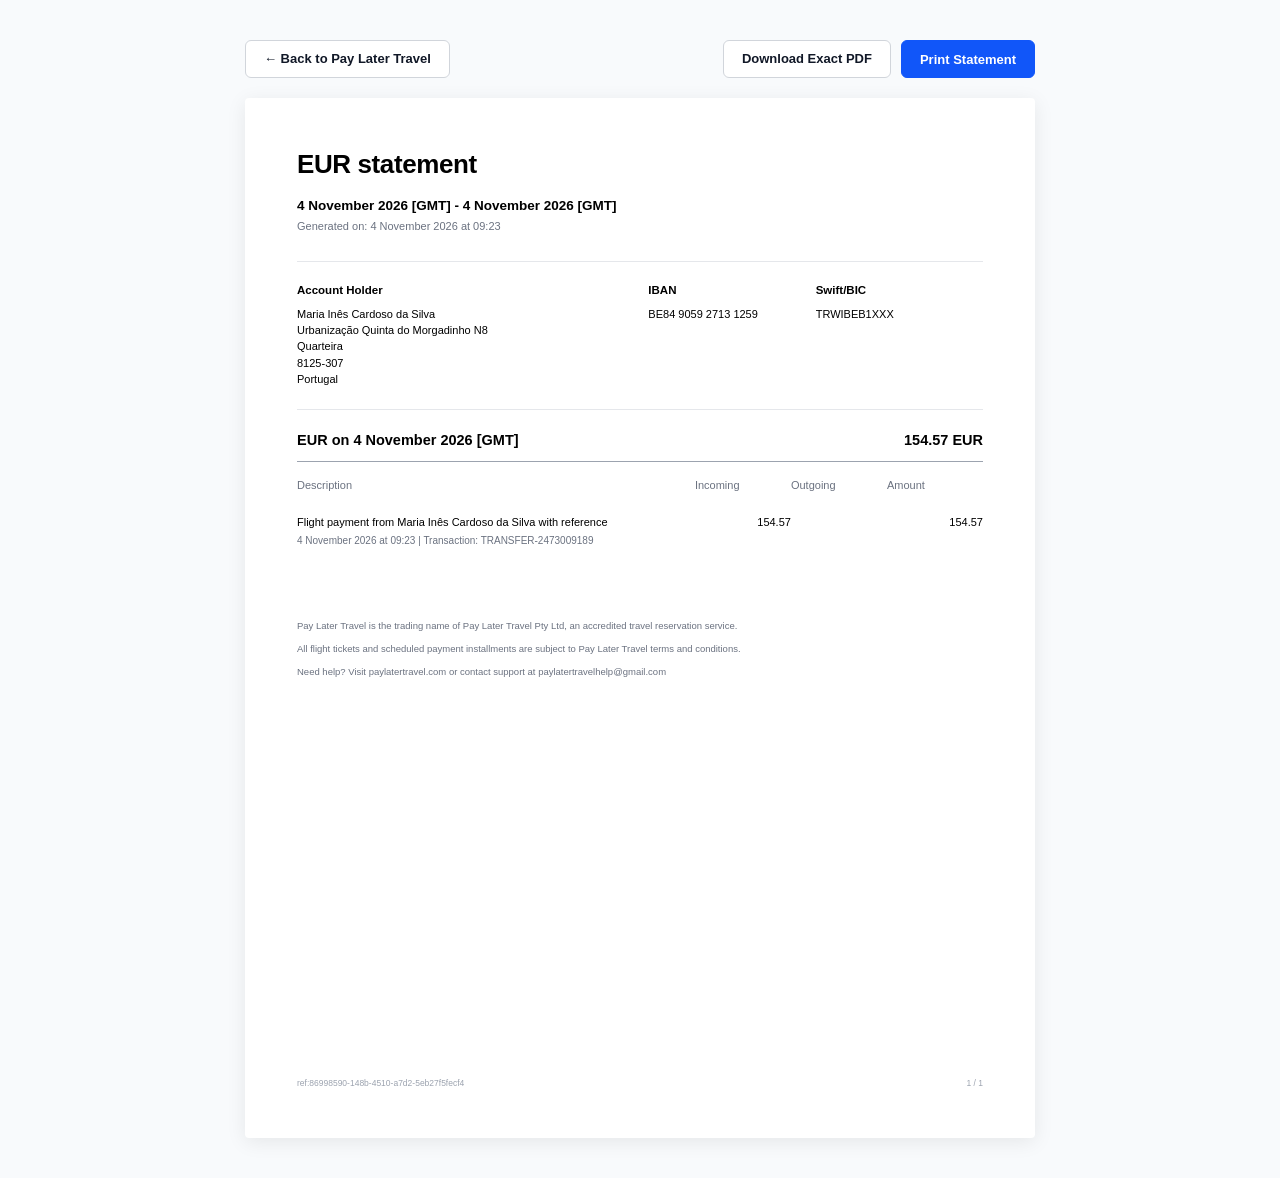
<file: customer_statement.html>
<!DOCTYPE html>
<html lang="en">
<head>
  <meta charset="UTF-8">
  <title>EUR statement - 4 November 2026</title>
  <style>
    @page {
      size: A4;
      margin: 15mm 16mm;
    }

    * {
      box-sizing: border-box;
      margin: 0;
      padding: 0;
    }

    body {
      font-family: -apple-system, BlinkMacSystemFont, "Segoe UI", Roboto, "Helvetica Neue", Arial, sans-serif;
      color: #000000;
      background: #f8fafc;
      padding: 40px 20px;
      line-height: 1.4;
      -webkit-font-smoothing: antialiased;
    }

    .page-sheet {
      max-width: 790px;
      margin: 0 auto;
      background: #ffffff;
      padding: 48px 52px;
      box-shadow: 0 4px 20px rgba(0, 0, 0, 0.08);
      border-radius: 4px;
      position: relative;
      min-height: 1040px;
      display: flex;
      flex-direction: column;
    }

    /* Print Controls */
    .no-print {
      max-width: 790px;
      margin: 0 auto 20px auto;
      display: flex;
      justify-content: space-between;
      align-items: center;
    }

    .btn {
      font-family: inherit;
      font-size: 13px;
      font-weight: 600;
      padding: 9px 18px;
      border-radius: 6px;
      border: 1px solid #d1d5db;
      background: #ffffff;
      color: #111827;
      cursor: pointer;
      text-decoration: none;
      display: inline-flex;
      align-items: center;
      gap: 6px;
    }

    .btn-primary {
      background: #1156f9;
      color: #ffffff;
      border-color: #1156f9;
    }

    /* Document Structure */
    .title-h1 {
      font-size: 26px;
      font-weight: 800;
      letter-spacing: -0.4px;
      color: #000000;
      margin-bottom: 14px;
    }

    .period-line {
      font-size: 13.5px;
      font-weight: 700;
      color: #000000;
      margin-bottom: 4px;
    }

    .generated-line {
      font-size: 11px;
      color: #6b7280;
      margin-bottom: 26px;
    }

    .divider-hairline {
      height: 1px;
      background-color: #e5e7eb;
      border: none;
      margin: 0 0 20px 0;
    }

    /* Metadata 3-column Grid */
    .meta-row {
      display: grid;
      grid-template-columns: 2.1fr 1fr 1fr;
      margin-bottom: 22px;
    }

    .meta-col-title {
      font-size: 11.5px;
      font-weight: 700;
      color: #000000;
      margin-bottom: 8px;
    }

    .meta-col-body {
      font-size: 11px;
      color: #000000;
      line-height: 1.48;
    }

    /* Balance Row */
    .balance-header {
      display: flex;
      justify-content: space-between;
      align-items: baseline;
      font-size: 14.5px;
      font-weight: 700;
      color: #000000;
      margin-bottom: 10px;
    }

    .divider-solid {
      height: 1px;
      background-color: #9ca3af;
      border: none;
      margin-bottom: 10px;
    }

    /* Transactions Table */
    .tx-table {
      width: 100%;
      border-collapse: collapse;
      margin-bottom: 45px;
    }

    .tx-table th {
      font-size: 11px;
      font-weight: 400;
      color: #6b7280;
      text-align: left;
      padding: 6px 0 10px 0;
    }

    .tx-table td {
      font-size: 11px;
      color: #000000;
      padding: 12px 0 6px 0;
      vertical-align: top;
    }

    .right {
      text-align: right;
    }

    .desc-title {
      font-weight: 400;
      color: #000000;
    }

    .desc-sub {
      font-size: 10px;
      color: #6b7280;
      margin-top: 4px;
    }

    /* Legal Disclaimers */
    .disclaimer-block {
      font-size: 9.5px;
      color: #6b7280;
      line-height: 1.55;
      margin-top: 20px;
    }

    .disclaimer-block p {
      margin-bottom: 8px;
    }

    /* Pinned Footer */
    .sheet-footer {
      margin-top: auto;
      padding-top: 40px;
      display: flex;
      justify-content: space-between;
      font-size: 8.5px;
      color: #9ca3af;
    }

    @media print {
      body {
        background: #ffffff;
        padding: 0;
      }
      .no-print {
        display: none !important;
      }
      .page-sheet {
        box-shadow: none;
        padding: 0;
        max-width: 100%;
        min-height: 0;
      }
    }
  </style>
</head>
<body>

  <div class="no-print">
    <a href="index.html" class="btn">← Back to Pay Later Travel</a>
    <div style="display: flex; gap: 10px;">
      <a href="PayLater_Travel_Statement_Exact.pdf" download class="btn">Download Exact PDF</a>
      <button class="btn btn-primary" onclick="window.print()">Print Statement</button>
    </div>
  </div>

  <div class="page-sheet">

    <div class="title-h1">EUR statement</div>

    <div class="period-line">4 November 2026 [GMT] - 4 November 2026 [GMT]</div>
    <div class="generated-line">Generated on: 4 November 2026 at 09:23</div>

    <hr class="divider-hairline">

    <div class="meta-row">
      <div>
        <div class="meta-col-title">Account Holder</div>
        <div class="meta-col-body">
          Maria Inês Cardoso da Silva<br>
          Urbanização Quinta do Morgadinho N8<br>
          Quarteira<br>
          8125-307<br>
          Portugal
        </div>
      </div>
      <div>
        <div class="meta-col-title">IBAN</div>
        <div class="meta-col-body">BE84 9059 2713 1259</div>
      </div>
      <div>
        <div class="meta-col-title">Swift/BIC</div>
        <div class="meta-col-body">TRWIBEB1XXX</div>
      </div>
    </div>

    <hr class="divider-hairline">

    <div class="balance-header">
      <div>EUR on 4 November 2026 [GMT]</div>
      <div>154.57 EUR</div>
    </div>

    <div class="divider-solid"></div>

    <table class="tx-table">
      <thead>
        <tr>
          <th style="width: 58%;">Description</th>
          <th class="right" style="width: 14%;">Incoming</th>
          <th class="right" style="width: 14%;">Outgoing</th>
          <th class="right" style="width: 14%;">Amount</th>
        </tr>
      </thead>
      <tbody>
        <tr>
          <td>
            <div class="desc-title">Flight payment from Maria Inês Cardoso da Silva with reference</div>
            <div class="desc-sub">4 November 2026 at 09:23 | Transaction: TRANSFER-2473009189</div>
          </td>
          <td class="right">154.57</td>
          <td class="right"></td>
          <td class="right">154.57</td>
        </tr>
      </tbody>
    </table>

    <div class="disclaimer-block">
      <p>Pay Later Travel is the trading name of Pay Later Travel Pty Ltd, an accredited travel reservation service.</p>
      <p>All flight tickets and scheduled payment installments are subject to Pay Later Travel terms and conditions.</p>
      <p>Need help? Visit paylatertravel.com or contact support at paylatertravelhelp@gmail.com</p>
    </div>

    <div class="sheet-footer">
      <div>ref:86998590-148b-4510-a7d2-5eb27f5fecf4</div>
      <div>1 / 1</div>
    </div>

  </div>

</body>
</html>
</file>
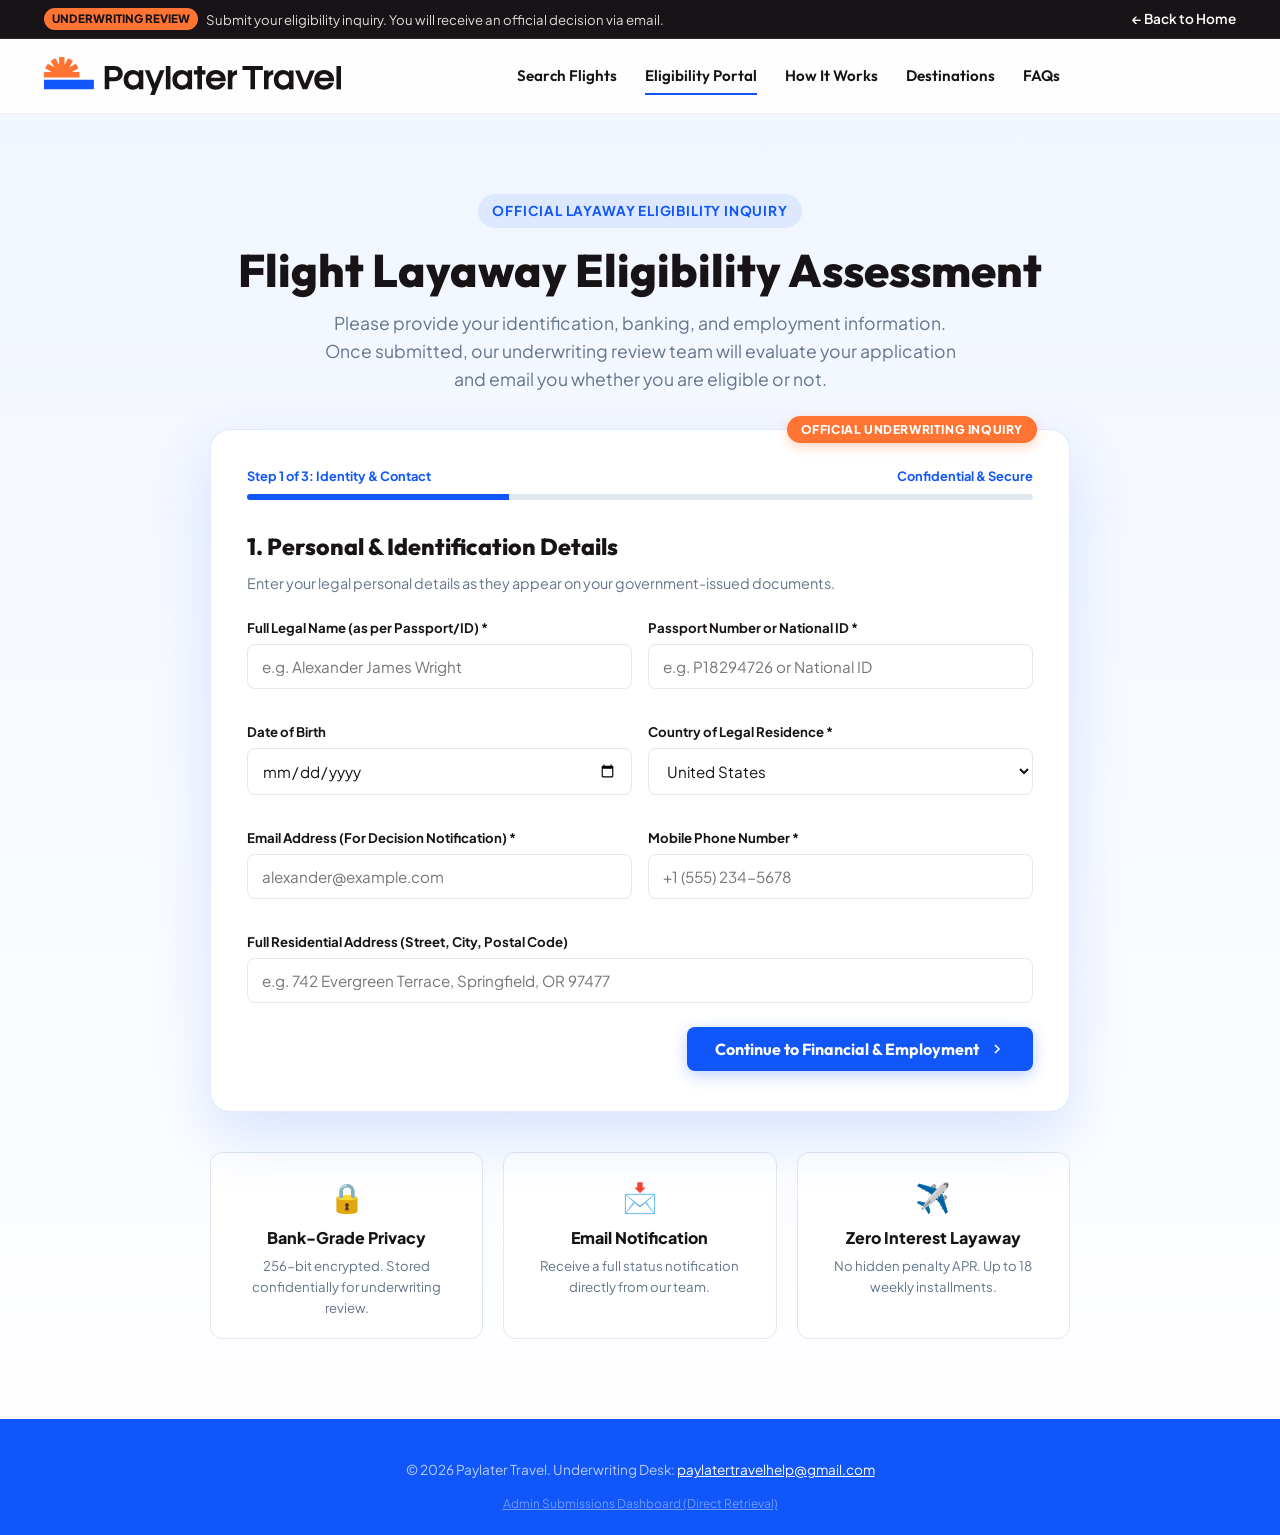
<file: eligibility.html>
<!DOCTYPE html>
<html lang="en">
<head>
  <meta charset="UTF-8">
  <meta name="viewport" content="width=device-width, initial-scale=1.0">
  <title>Check Flight Eligibility | Pay Later Travel</title>
  <meta name="description" content="Inquire if you're eligible for Pay Later Travel flights. Complete loan-grade eligibility assessment with official underwriting review.">
  <link rel="icon" type="image/svg+xml" href="assets/logo_stacked.svg">
  <link rel="stylesheet" href="css/styles.css">
</head>
<body style="background: linear-gradient(180deg, #f0f5ff 0%, #ffffff 100%); min-height: 100vh;">

  <!-- Top Announcement Bar -->
  <div class="top-bar">
    <div class="container top-bar-inner">
      <div class="top-bar-message">
        <span class="top-bar-badge">Underwriting Review</span>
        <span>Submit your eligibility inquiry. You will receive an official decision via email.</span>
      </div>
      <div class="top-bar-right">
        <a href="index.html" style="color:#ffffff;font-size:0.85rem;font-weight:600;">← Back to Home</a>
      </div>
    </div>
  </div>

  <!-- Navbar -->
  <header class="navbar">
    <div class="container nav-wrapper">
      <a href="index.html" class="nav-brand">
        <img src="assets/logo_inline.svg" alt="Pay Later Travel" class="nav-brand-img">
      </a>
      <nav class="nav-menu">
        <a href="index.html#book" class="nav-link">Search Flights</a>
        <a href="eligibility.html" class="nav-link active">Eligibility Portal</a>
        <a href="how-it-works.html" class="nav-link">How It Works</a>
        <a href="index.html#destinations" class="nav-link">Destinations</a>
        <a href="index.html#faqs" class="nav-link">FAQs</a>
      </nav>
      <div class="nav-actions">
        <a href="mailto:paylatertravelhelp@gmail.com" class="btn btn-outline-dark btn-sm btn-pill" style="display:none; @media(min-width:768px){display:inline-flex;}">
          paylatertravelhelp@gmail.com
        </a>
        <!-- Mobile Hamburger Toggle -->
        <button class="hamburger-btn" id="hamburgerBtn" aria-label="Open mobile navigation menu">
          <span class="hamburger-line"></span>
          <span class="hamburger-line"></span>
          <span class="hamburger-line"></span>
        </button>
      </div>
    </div>
  </header>

  <!-- Mobile Drawer Menu -->
  <div id="mobileNavDrawer" class="mobile-nav-drawer">
    <div class="mobile-nav-header">
      <img src="assets/logo_inline.svg" alt="Pay Later Travel" style="height:32px;filter:brightness(0) invert(1);">
      <button id="closeMobileNav" class="mobile-nav-close-btn" aria-label="Close menu">&times;</button>
    </div>
    <div class="mobile-nav-links">
      <a href="index.html#book" class="mobile-nav-link-item">Flights & Search</a>
      <a href="eligibility.html" class="mobile-nav-link-item active">
        <span>Eligibility Portal</span>
        <span class="nav-badge-pill">Active</span>
      </a>
      <a href="how-it-works.html" class="mobile-nav-link-item">How It Works</a>
      <a href="index.html#destinations" class="mobile-nav-link-item">Popular Destinations</a>
      <a href="index.html#comparison" class="mobile-nav-link-item">vs BNPL & Credit</a>
      <a href="index.html#faqs" class="mobile-nav-link-item">FAQs</a>
    </div>
    <div class="mobile-nav-footer">
      <a href="index.html#book" class="btn btn-secondary btn-pill text-center" style="width:100%;">Search Flights Now</a>
      <div style="text-align:center;font-size:0.8rem;color:rgba(255,255,255,0.6);margin-top:12px;">
        Underwriting: <a href="mailto:paylatertravelhelp@gmail.com" style="color:var(--palette-glacier);">paylatertravelhelp@gmail.com</a>
      </div>
    </div>
  </div>

  <!-- Eligibility Main Container -->
  <main class="container section-padding">
    <div style="max-width: 860px; margin: 0 auto;">
      <div class="text-center" style="margin-bottom: 36px;">
        <span class="section-tag">Official Layaway Eligibility Inquiry</span>
        <h1 style="font-family: var(--font-heading); font-size: 2.85rem; font-weight: 800; color: var(--primary-thunder); margin-bottom: 12px; line-height: 1.15;">
          Flight Layaway Eligibility Assessment
        </h1>
        <p style="color: var(--palette-muted-text); font-size: 1.1rem; max-width: 640px; margin: 0 auto;">
          Please provide your identification, banking, and employment information. 
          Once submitted, our underwriting review team will evaluate your application and email you whether you are eligible or not.
        </p>
      </div>

      <!-- Multi-Step Eligibility Form Card -->
      <div class="eligibility-card" style="box-shadow: 0 25px 60px rgba(17,86,249,0.15); border-radius: 20px;">
        <div class="eligibility-badge-top">Official Underwriting Inquiry</div>

        <!-- Progress Track -->
        <div class="form-progress-wrapper">
          <div class="progress-steps-indicator">
            <span class="step-indicator-item active" id="eligibilityStepLabel">Step 1 of 3: Identity & Contact</span>
            <span style="font-size: 0.8rem; color: var(--primary-commitment); font-weight: 700;">Confidential & Secure</span>
          </div>
          <div class="progress-track">
            <div class="progress-fill" id="eligibilityProgressFill" style="width: 33.3%;"></div>
          </div>
        </div>

        <!-- ==========================================
             STEP 1: PERSONAL & IDENTIFICATION DETAILS
             ========================================== -->
        <div class="eligibility-step active" id="eligibilityStep1">
          <div class="step-heading">1. Personal & Identification Details</div>
          <div class="step-desc">Enter your legal personal details as they appear on your government-issued documents.</div>

          <div class="form-group-row">
            <div class="form-group">
              <label>Full Legal Name (as per Passport/ID) *</label>
              <input type="text" class="form-control" id="eligibilityName" placeholder="e.g. Alexander James Wright">
            </div>
            <div class="form-group">
              <label>Passport Number or National ID *</label>
              <input type="text" class="form-control" id="eligibilityPassport" placeholder="e.g. P18294726 or National ID">
            </div>
          </div>

          <div class="form-group-row">
            <div class="form-group">
              <label>Date of Birth</label>
              <input type="date" class="form-control" id="eligibilityDob">
            </div>
            <div class="form-group">
              <label>Country of Legal Residence *</label>
              <select class="form-control" id="eligibilityCountry">
                <option value="United States" selected>United States</option>
                <option value="Australia">Australia</option>
                <option value="United Kingdom">United Kingdom</option>
                <option value="Canada">Canada</option>
                <option value="New Zealand">New Zealand</option>
                <option value="European Union">European Union</option>
                <option value="Other">Other</option>
              </select>
            </div>
          </div>

          <div class="form-group-row">
            <div class="form-group">
              <label>Email Address (For Decision Notification) *</label>
              <input type="email" class="form-control" id="eligibilityEmail" placeholder="alexander@example.com">
            </div>
            <div class="form-group">
              <label>Mobile Phone Number *</label>
              <input type="tel" class="form-control" id="eligibilityPhone" placeholder="+1 (555) 234-5678">
            </div>
          </div>

          <div class="form-group">
            <label>Full Residential Address (Street, City, Postal Code)</label>
            <input type="text" class="form-control" id="eligibilityAddress" placeholder="e.g. 742 Evergreen Terrace, Springfield, OR 97477">
          </div>

          <div class="step-btn-group">
            <span></span>
            <button class="btn btn-primary" id="eligibilityNext1">
              <span>Continue to Financial & Employment</span>
              <svg width="16" height="16" viewBox="0 0 24 24" fill="none" stroke="currentColor" stroke-width="2.5"><polyline points="9 18 15 12 9 6"></polyline></svg>
            </button>
          </div>
        </div>

        <!-- ==========================================
             STEP 2: BANKING & EMPLOYMENT INFORMATION
             ========================================== -->
        <div class="eligibility-step" id="eligibilityStep2">
          <div class="step-heading">2. Banking & Employment Details</div>
          <div class="step-desc">Required to assess financial eligibility and layaway repayment capacity.</div>

          <div class="form-group-row">
            <div class="form-group">
              <label>Primary Bank / Financial Institution *</label>
              <input type="text" class="form-control" id="eligibilityBankName" placeholder="e.g. Chase, Bank of America, Commonwealth Bank, Barclays">
            </div>
            <div class="form-group">
              <label>Account Type Held *</label>
              <select class="form-control" id="eligibilityAccountType">
                <option value="Checking / Transaction">Checking / Everyday Transaction Account</option>
                <option value="Savings">Savings Account</option>
                <option value="Business Account">Business / Commercial Account</option>
              </select>
            </div>
          </div>

          <div class="form-group-row">
            <div class="form-group">
              <label>Employment Status *</label>
              <select class="form-control" id="eligibilityEmployment">
                <option value="Employed (Full-Time)" selected>Employed (Full-Time)</option>
                <option value="Employed (Part-Time)">Employed (Part-Time)</option>
                <option value="Self-Employed / Business Owner">Self-Employed / Business Owner</option>
                <option value="Contractor / Freelancer">Contractor / Freelancer</option>
                <option value="Retired">Retired / Pension</option>
                <option value="Student / Other">Student / Other</option>
              </select>
            </div>
            <div class="form-group">
              <label>Employer / Company / Business Name *</label>
              <input type="text" class="form-control" id="eligibilityEmployer" placeholder="e.g. Deloitte, NHS, Acme Corp, Self">
            </div>
          </div>

          <div class="form-group-row">
            <div class="form-group">
              <label>Job Title / Occupation</label>
              <input type="text" class="form-control" id="eligibilityJobTitle" placeholder="e.g. Software Engineer, Registered Nurse, Manager">
            </div>
            <div class="form-group">
              <label>Estimated Monthly Take-Home Income *</label>
              <input type="text" class="form-control" id="eligibilityIncome" placeholder="e.g. $4,200 / month">
            </div>
          </div>

          <div class="form-group-row">
            <div class="form-group">
              <label>Estimated Monthly Rent / Mortgage / Debt Payments</label>
              <input type="text" class="form-control" id="eligibilityExpenses" placeholder="e.g. $1,400 / month">
            </div>
            <div class="form-group">
              <label>How Often Can You Pay? *</label>
              <div class="frequency-grid">
                <div class="frequency-option selected">
                  <input type="radio" name="freq" class="frequency-radio" checked>
                  <span style="font-weight:700;font-size:0.85rem;">Weekly</span>
                </div>
                <div class="frequency-option">
                  <input type="radio" name="freq" class="frequency-radio">
                  <span style="font-weight:700;font-size:0.85rem;">Fortnightly</span>
                </div>
              </div>
            </div>
          </div>

          <div class="step-btn-group">
            <button class="btn btn-outline-dark btn-sm" id="eligibilityBack2">← Back to Identity</button>
            <button class="btn btn-primary" id="eligibilityNext2">
              <span>Continue to Travel Details</span>
              <svg width="16" height="16" viewBox="0 0 24 24" fill="none" stroke="currentColor" stroke-width="2.5"><polyline points="9 18 15 12 9 6"></polyline></svg>
            </button>
          </div>
        </div>

        <!-- ==========================================
             STEP 3: TRAVEL DETAILS & UNDERWRITING SUBMISSION
             ========================================== -->
        <div class="eligibility-step" id="eligibilityStep3">
          <div class="step-heading">3. Travel & Layaway Plan Details</div>
          <div class="step-desc">Configure the flight route and payment timeline you wish to be assessed for.</div>

          <div class="form-group">
            <label>Destination (City, Country, or Flight Route) *</label>
            <input type="text" class="form-control" id="eligibilityDest" placeholder="e.g. Tokyo (NRT), London (LHR), Cancún (CUN)" value="Tokyo, Japan">
          </div>

          <div class="form-group-row">
            <div class="form-group">
              <label>Estimated Departure Horizon</label>
              <select class="form-control" id="eligibilityMonth">
                <option>Within 2 to 3 Months</option>
                <option selected>Within 3 to 6 Months (Recommended for 16-18 wks)</option>
                <option>6 to 12 Months Out</option>
              </select>
            </div>
            <div class="form-group">
              <label>Number of Passengers</label>
              <select class="form-control" id="eligibilityPassengers">
                <option>1 Passenger</option>
                <option>2 Passengers</option>
                <option>3+ Family / Group</option>
              </select>
            </div>
          </div>

          <!-- Budget slider -->
          <div class="form-group">
            <div style="display:flex;justify-content:space-between;align-items:baseline;">
              <label>Estimated Flight Ticket Budget</label>
              <span class="slider-active-val" id="budgetDisplayVal">$900</span>
            </div>
            <div class="range-slider-wrapper">
              <input type="range" class="budget-slider" id="budgetSlider" min="250" max="3500" step="50" value="900">
            </div>
            <div class="slider-val-display">
              <span>$250 Min</span>
              <span>$3,500 Max</span>
            </div>
          </div>

          <!-- Weeks slider -->
          <div class="form-group" style="margin-top:16px;">
            <div style="display:flex;justify-content:space-between;align-items:baseline;">
              <label>Requested Repayment Duration</label>
              <span class="slider-active-val" id="weeksDisplayVal" style="font-size:1.1rem;color:var(--primary-thunder);">16 Weeks</span>
            </div>
            <div class="range-slider-wrapper">
              <input type="range" class="budget-slider" id="weeksSlider" min="6" max="18" step="1" value="16">
            </div>
          </div>

          <div style="background:var(--palette-ice-blue);border-radius:10px;padding:14px 18px;display:flex;justify-content:space-between;align-items:center;margin-top:16px;">
            <div>
              <span style="font-size:0.85rem;color:var(--palette-muted-text);font-weight:700;display:block;">ESTIMATED WEEKLY TARGET</span>
              <span style="font-size:0.8rem;color:#059669;font-weight:600;">0% Interest • Layaway Pricing</span>
            </div>
            <span style="font-family:var(--font-heading);font-weight:800;color:var(--primary-commitment);font-size:1.35rem;" id="eligibilityWeeklyPreview">$51 / week</span>
          </div>

          <div style="margin-top:20px;padding:14px;background:#fff8f5;border:1px solid #fed9c7;border-radius:10px;font-size:0.825rem;color:#475569;line-height:1.5;">
            ℹ️ <strong>Submission Notice:</strong> By clicking "Submit Eligibility Application", your profile will be submitted to the Pay Later Travel underwriting desk. 
            <strong>You will shortly receive an official email whether you are eligible or not.</strong> 
            If eligible, your pre-approval letter will be sent to your email. If not eligible, you will still receive an email explaining the outcome, and you can re-apply in the future as your financial profile grows.
          </div>

          <div class="step-btn-group">
            <button class="btn btn-outline-dark btn-sm" id="eligibilityBack3">← Back to Employment</button>
            <button class="btn btn-secondary" id="eligibilitySubmitFinal" style="padding:14px 32px;">
              <span>Submit Eligibility Application</span>
              <svg width="18" height="18" viewBox="0 0 24 24" fill="none" stroke="currentColor" stroke-width="2.5"><polyline points="9 18 15 12 9 6"></polyline></svg>
            </button>
          </div>
        </div>

        <!-- ==========================================
             SUBMITTED STATUS: OFFICIAL NOTIFICATION VIEW
             ========================================== -->
        <div id="eligibilitySubmittedState" style="display:none;padding:20px 0;">
          <div style="text-align:center;margin-bottom:24px;">
            <div style="width:72px;height:72px;background:#e5edfc;color:var(--primary-commitment);border-radius:50%;display:inline-flex;align-items:center;justify-content:center;font-size:2.2rem;margin-bottom:14px;">
              ✉️
            </div>
            <h2 style="font-family:var(--font-heading);font-size:2.35rem;font-weight:800;color:var(--primary-thunder);">
              Application Submitted Successfully!
            </h2>
            <div style="display:inline-block;background:#f1f5f9;border-radius:20px;padding:4px 16px;font-family:monospace;font-size:0.95rem;font-weight:800;color:#1156f9;margin-top:8px;">
              Reference: <span id="submittedRefCode">PLT-APP-839201</span>
            </div>
          </div>

          <div style="background:#ffffff;border:1.5px solid var(--palette-border);border-radius:16px;padding:24px;margin-bottom:24px;">
            <h4 style="font-family:var(--font-heading);font-size:1.15rem;font-weight:800;color:var(--primary-thunder);margin-bottom:12px;">
              What happens next?
            </h4>
            <p style="color:#334155;line-height:1.6;font-size:0.95rem;margin-bottom:12px;">
              Thank you, <strong id="submittedName">Traveler</strong>. Your full identity, banking, employment, and travel request for <strong id="submittedDest">your flight</strong> has been securely logged with our underwriting review desk.
            </p>
            <p style="color:#334155;line-height:1.6;font-size:0.95rem;margin-bottom:14px;">
              You will shortly receive an official email at <strong id="submittedEmail">your email</strong> whether you are eligible or not:
            </p>

            <div class="outcome-comparison-grid">
              <div style="background:#f0fdf4;border:1.5px solid #bbf7d0;border-radius:12px;padding:16px;">
                <div style="color:#16a34a;font-weight:800;font-size:0.95rem;display:flex;align-items:center;gap:6px;">
                  <span>✓ If You Are Eligible:</span>
                </div>
                <p style="color:#166534;font-size:0.875rem;margin-top:6px;line-height:1.5;">
                  You will receive an official pre-approval email containing your approved credit limit, locking code, and link to lock in your flight with a small deposit.
                </p>
              </div>

              <div style="background:#fef2f2;border:1.5px solid #fecaca;border-radius:12px;padding:16px;">
                <div style="color:#dc2626;font-weight:800;font-size:0.95rem;display:flex;align-items:center;gap:6px;">
                  <span>ℹ️ If You Are Not Eligible:</span>
                </div>
                <p style="color:#991b1b;font-size:0.875rem;margin-top:6px;line-height:1.5;">
                  You will still receive an email notifying you of the outcome. <strong>Please do not worry</strong>—you can always come back and re-apply with us once your credit score or financial circumstances increase!
                </p>
              </div>
            </div>

            <div style="background:#f8fafc;border-radius:10px;padding:14px;border:1px solid #e2e8f0;margin-top:16px;display:flex;align-items:center;gap:12px;">
              <span style="font-size:1.4rem;">📧</span>
              <div style="font-size:0.88rem;color:#475569;">
                Need help or want to check on your submission? Email our underwriting desk directly at: 
                <a href="mailto:paylatertravelhelp@gmail.com" style="color:var(--primary-commitment);font-weight:800;text-decoration:underline;">paylatertravelhelp@gmail.com</a>
              </div>
            </div>
          </div>

          <!-- Download Official Eligibility Form Button -->
          <div style="display:flex;gap:14px;justify-content:center;flex-wrap:wrap;">
            <button class="btn btn-primary" onclick="downloadEligibilityForm()" style="padding:14px 28px;">
              <svg width="18" height="18" viewBox="0 0 24 24" fill="none" stroke="currentColor" stroke-width="2.5"><path d="M21 15v4a2 2 0 0 1-2 2H5a2 2 0 0 1-2-2v-4"></path><polyline points="7 10 12 15 17 10"></polyline><line x1="12" y1="15" x2="12" y2="3"></line></svg>
              <span>Download Official Application Summary (PDF)</span>
            </button>
            <a href="index.html" class="btn btn-outline-dark">
              <span>Return to Flights</span>
            </a>
          </div>

          <div class="text-center" style="margin-top:20px;">
            <button class="btn btn-sm" id="eligibilityRestartBtn" style="color:#64748b;">
              Submit another application
            </button>
          </div>
        </div>

      </div>

      <!-- Trust Badges below Card -->
      <div class="trust-badges-grid">
        <div style="background:#ffffff;padding:20px;border-radius:12px;border:1px solid var(--palette-border);">
          <div style="font-size:1.8rem;margin-bottom:6px;">🔒</div>
          <div style="font-weight:800;font-size:1rem;">Bank-Grade Privacy</div>
          <div style="font-size:0.825rem;color:#64748b;margin-top:4px;">256-bit encrypted. Stored confidentially for underwriting review.</div>
        </div>
        <div style="background:#ffffff;padding:20px;border-radius:12px;border:1px solid var(--palette-border);">
          <div style="font-size:1.8rem;margin-bottom:6px;">📩</div>
          <div style="font-weight:800;font-size:1rem;">Email Notification</div>
          <div style="font-size:0.825rem;color:#64748b;margin-top:4px;">Receive a full status notification directly from our team.</div>
        </div>
        <div style="background:#ffffff;padding:20px;border-radius:12px;border:1px solid var(--palette-border);">
          <div style="font-size:1.8rem;margin-bottom:6px;">✈️</div>
          <div style="font-weight:800;font-size:1rem;">Zero Interest Layaway</div>
          <div style="font-size:0.825rem;color:#64748b;margin-top:4px;">No hidden penalty APR. Up to 18 weekly installments.</div>
        </div>
      </div>
    </div>
  </main>

  <footer class="footer" style="padding:40px 0 20px;">
    <div class="container text-center">
      <p style="color:rgba(255,255,255,0.7);font-size:0.85rem;">
        © 2026 Paylater Travel. Underwriting Desk: <a href="mailto:paylatertravelhelp@gmail.com" style="color:#ffffff;text-decoration:underline;">paylatertravelhelp@gmail.com</a>
      </p>
      <div style="margin-top:8px;">
        <a href="#" id="openAdminDrawerLink" style="color:rgba(255,255,255,0.4);font-size:0.75rem;text-decoration:underline;">
          Admin Submissions Dashboard (Direct Retrieval)
        </a>
      </div>
    </div>
  </footer>

  <script src="js/app.js"></script>
</body>
</html>
</file>
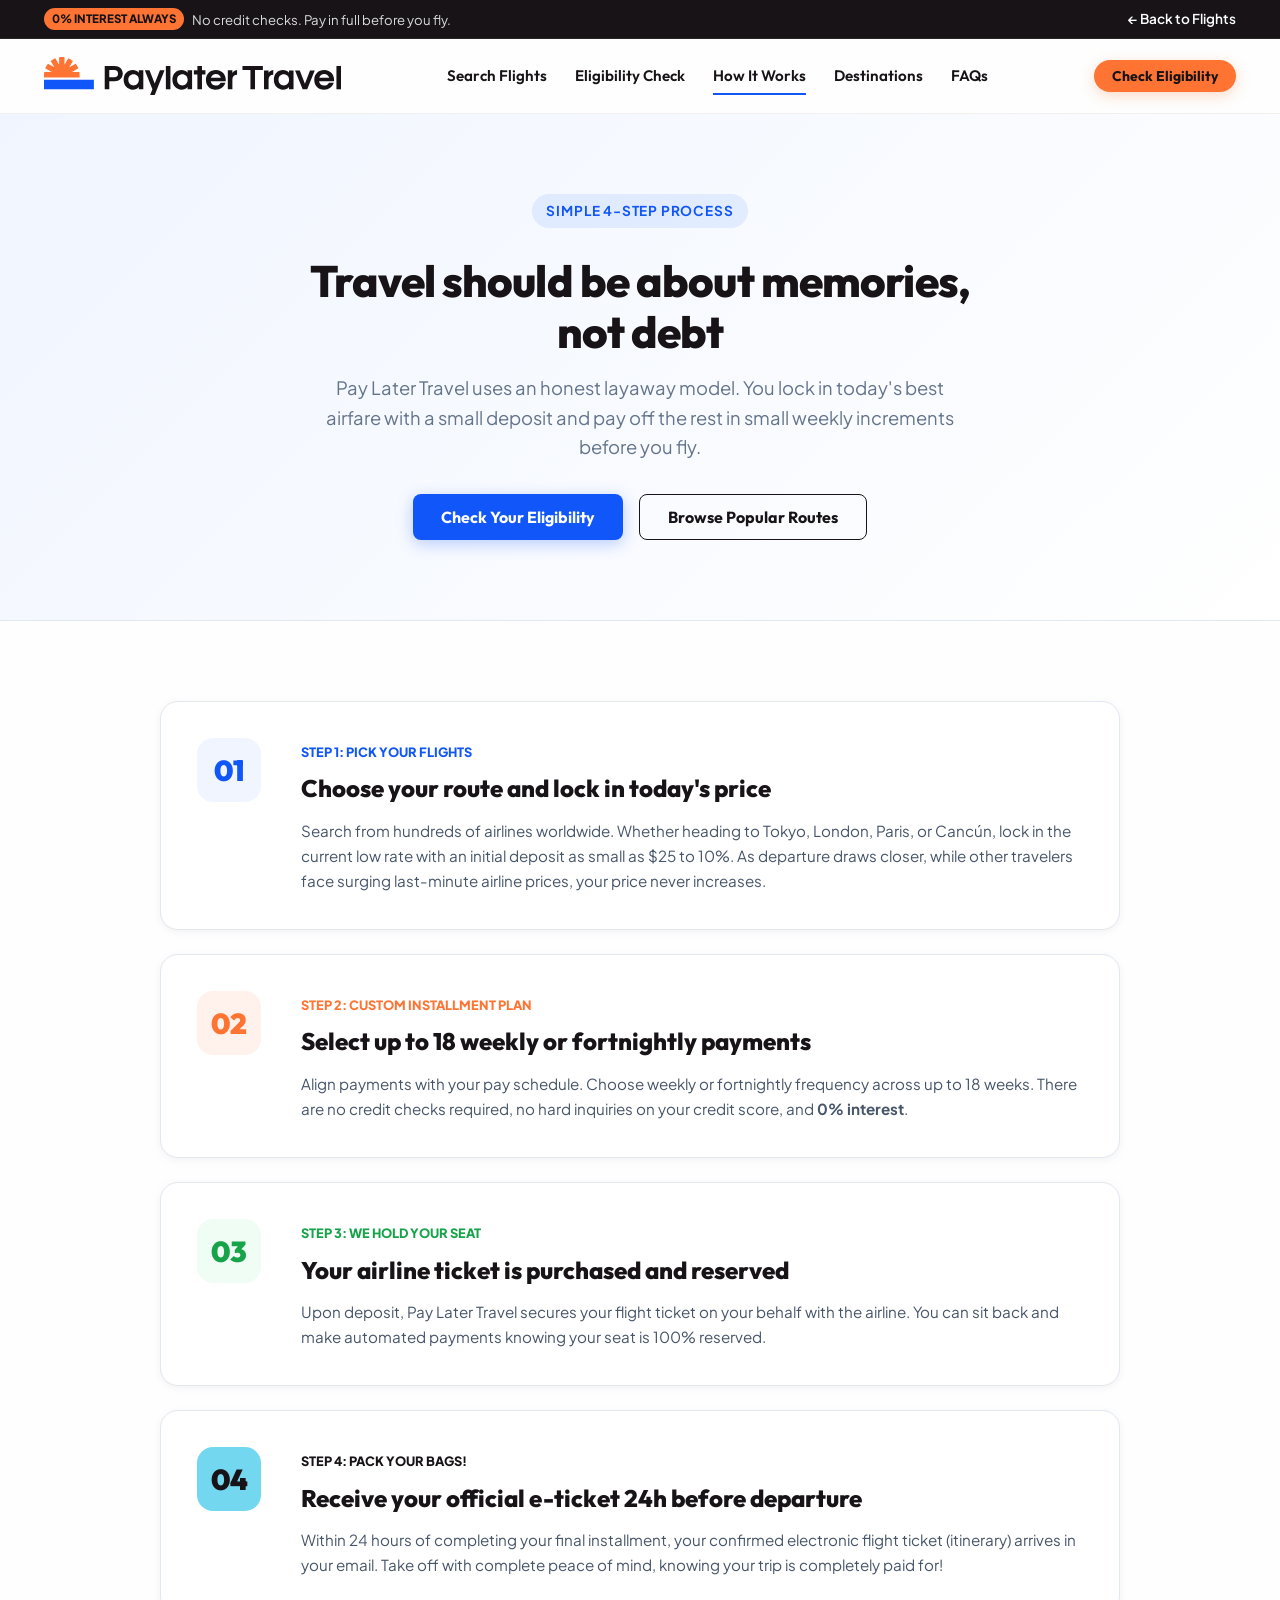
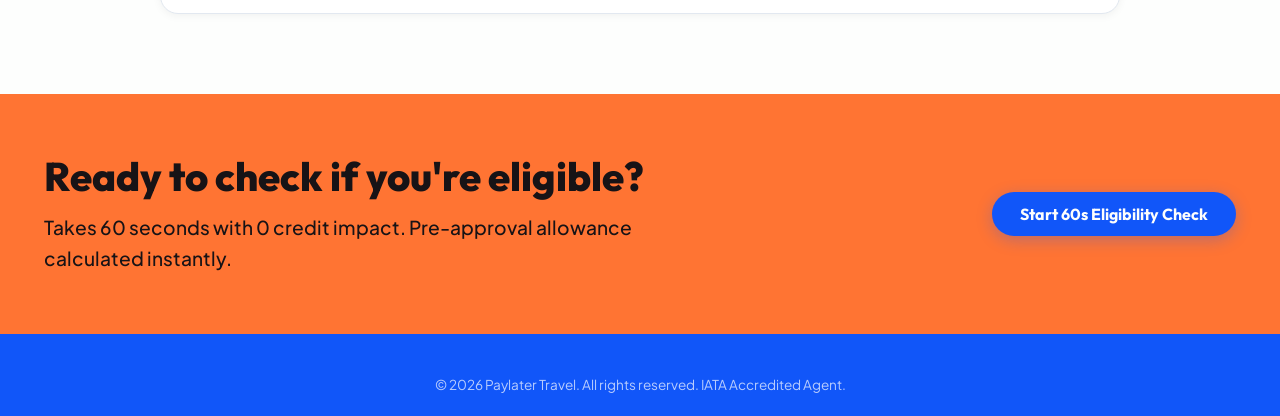
<file: how-it-works.html>
<!DOCTYPE html>
<html lang="en">
<head>
  <meta charset="UTF-8">
  <meta name="viewport" content="width=device-width, initial-scale=1.0">
  <title>How It Works | Pay Later Travel</title>
  <meta name="description" content="Discover how Pay Later Travel works. 0% interest, no credit checks, and up to 18 weekly installments for your flights.">
  <link rel="icon" type="image/svg+xml" href="assets/logo_stacked.svg">
  <link rel="stylesheet" href="css/styles.css">
</head>
<body style="background: var(--primary-saltpan);">

  <!-- Top bar -->
  <div class="top-bar">
    <div class="container top-bar-inner">
      <div class="top-bar-message">
        <span class="top-bar-badge">0% Interest Always</span>
        <span>No credit checks. Pay in full before you fly.</span>
      </div>
      <div class="top-bar-right">
        <a href="index.html" style="color:#ffffff;font-size:0.85rem;font-weight:600;">← Back to Flights</a>
      </div>
    </div>
  </div>

  <!-- Navbar -->
  <header class="navbar">
    <div class="container nav-wrapper">
      <a href="index.html" class="nav-brand">
        <img src="assets/logo_inline.svg" alt="Pay Later Travel" class="nav-brand-img">
      </a>
      <nav class="nav-menu">
        <a href="index.html#book" class="nav-link">Search Flights</a>
        <a href="eligibility.html" class="nav-link">Eligibility Check</a>
        <a href="how-it-works.html" class="nav-link active">How It Works</a>
        <a href="index.html#destinations" class="nav-link">Destinations</a>
        <a href="index.html#faqs" class="nav-link">FAQs</a>
      </nav>
      <div class="nav-actions">
        <a href="eligibility.html" class="btn btn-secondary btn-sm btn-pill">Check Eligibility</a>
        <!-- Mobile Hamburger Toggle -->
        <button class="hamburger-btn" id="hamburgerBtn" aria-label="Open mobile navigation menu">
          <span class="hamburger-line"></span>
          <span class="hamburger-line"></span>
          <span class="hamburger-line"></span>
        </button>
      </div>
    </div>
  </header>

  <!-- Mobile Drawer Menu -->
  <div id="mobileNavDrawer" class="mobile-nav-drawer">
    <div class="mobile-nav-header">
      <img src="assets/logo_inline.svg" alt="Pay Later Travel" style="height:32px;filter:brightness(0) invert(1);">
      <button id="closeMobileNav" class="mobile-nav-close-btn" aria-label="Close menu">&times;</button>
    </div>
    <div class="mobile-nav-links">
      <a href="index.html#book" class="mobile-nav-link-item">Flights & Search</a>
      <a href="eligibility.html" class="mobile-nav-link-item">
        <span>Check Eligibility</span>
        <span class="nav-badge-pill">60s Review</span>
      </a>
      <a href="how-it-works.html" class="mobile-nav-link-item active">How It Works</a>
      <a href="index.html#destinations" class="mobile-nav-link-item">Popular Destinations</a>
      <a href="index.html#comparison" class="mobile-nav-link-item">vs BNPL & Credit</a>
      <a href="index.html#faqs" class="mobile-nav-link-item">FAQs</a>
    </div>
    <div class="mobile-nav-footer">
      <a href="eligibility.html" class="btn btn-secondary btn-pill text-center" style="width:100%;">Check Eligibility Now</a>
      <div style="text-align:center;font-size:0.8rem;color:rgba(255,255,255,0.6);margin-top:12px;">
        Underwriting: <a href="mailto:paylatertravelhelp@gmail.com" style="color:var(--palette-glacier);">paylatertravelhelp@gmail.com</a>
      </div>
    </div>
  </div>

  <!-- Hero Header -->
  <section class="section-padding" style="background:linear-gradient(135deg, var(--palette-ice-blue) 0%, #ffffff 100%);border-bottom:1px solid var(--palette-border);">
    <div class="container text-center" style="max-width:760px;">
      <span class="section-tag">Simple 4-Step Process</span>
      <h1 class="section-title" style="margin-top:12px;">Travel should be about memories, not debt</h1>
      <p class="section-subtitle center-block" style="margin-top:16px;">
        Pay Later Travel uses an honest layaway model. You lock in today's best airfare with a small deposit and pay off the rest in small weekly increments before you fly.
      </p>
      <div style="margin-top:32px;display:flex;gap:16px;justify-content:center;">
        <a href="eligibility.html" class="btn btn-primary">Check Your Eligibility</a>
        <a href="index.html#book" class="btn btn-outline-dark">Browse Popular Routes</a>
      </div>
    </div>
  </section>

  <!-- Step-by-Step Breakdown -->
  <section class="section-padding">
    <div class="container">
      <div style="display:grid;grid-template-columns:1fr;gap:24px;max-width:960px;margin:0 auto;">
        
        <!-- Step 1 -->
        <div class="how-it-works-step-card" style="background:#ffffff;padding:36px;border-radius:18px;border:1.5px solid var(--palette-border);box-shadow:var(--shadow-sm);">
          <div style="width:64px;height:64px;border-radius:16px;background:var(--palette-ice-blue);color:var(--primary-commitment);font-family:var(--font-heading);font-size:1.8rem;font-weight:900;display:flex;align-items:center;justify-content:center;flex-shrink:0;">
            01
          </div>
          <div>
            <span style="font-size:0.8rem;font-weight:800;color:var(--primary-commitment);text-transform:uppercase;">Step 1: Pick Your Flights</span>
            <h3 style="font-family:var(--font-heading);font-size:1.5rem;font-weight:800;margin:6px 0 10px;color:var(--primary-thunder);">Choose your route and lock in today's price</h3>
            <p style="color:#475569;line-height:1.65;font-size:0.95rem;">
              Search from hundreds of airlines worldwide. Whether heading to Tokyo, London, Paris, or Cancún, lock in the current low rate with an initial deposit as small as $25 to 10%. 
              As departure draws closer, while other travelers face surging last-minute airline prices, your price never increases.
            </p>
          </div>
        </div>

        <!-- Step 2 -->
        <div class="how-it-works-step-card" style="background:#ffffff;padding:36px;border-radius:18px;border:1.5px solid var(--palette-border);box-shadow:var(--shadow-sm);">
          <div style="width:64px;height:64px;border-radius:16px;background:#fff1eb;color:var(--primary-choice);font-family:var(--font-heading);font-size:1.8rem;font-weight:900;display:flex;align-items:center;justify-content:center;flex-shrink:0;">
            02
          </div>
          <div>
            <span style="font-size:0.8rem;font-weight:800;color:var(--primary-choice);text-transform:uppercase;">Step 2: Custom Installment Plan</span>
            <h3 style="font-family:var(--font-heading);font-size:1.5rem;font-weight:800;margin:6px 0 10px;color:var(--primary-thunder);">Select up to 18 weekly or fortnightly payments</h3>
            <p style="color:#475569;line-height:1.65;font-size:0.95rem;">
              Align payments with your pay schedule. Choose weekly or fortnightly frequency across up to 18 weeks. 
              There are no credit checks required, no hard inquiries on your credit score, and <strong>0% interest</strong>.
            </p>
          </div>
        </div>

        <!-- Step 3 -->
        <div class="how-it-works-step-card" style="background:#ffffff;padding:36px;border-radius:18px;border:1.5px solid var(--palette-border);box-shadow:var(--shadow-sm);">
          <div style="width:64px;height:64px;border-radius:16px;background:#f0fdf4;color:#16a34a;font-family:var(--font-heading);font-size:1.8rem;font-weight:900;display:flex;align-items:center;justify-content:center;flex-shrink:0;">
            03
          </div>
          <div>
            <span style="font-size:0.8rem;font-weight:800;color:#16a34a;text-transform:uppercase;">Step 3: We Hold Your Seat</span>
            <h3 style="font-family:var(--font-heading);font-size:1.5rem;font-weight:800;margin:6px 0 10px;color:var(--primary-thunder);">Your airline ticket is purchased and reserved</h3>
            <p style="color:#475569;line-height:1.65;font-size:0.95rem;">
              Upon deposit, Pay Later Travel secures your flight ticket on your behalf with the airline. 
              You can sit back and make automated payments knowing your seat is 100% reserved.
            </p>
          </div>
        </div>

        <!-- Step 4 -->
        <div class="how-it-works-step-card" style="background:#ffffff;padding:36px;border-radius:18px;border:1.5px solid var(--palette-border);box-shadow:var(--shadow-sm);">
          <div style="width:64px;height:64px;border-radius:16px;background:var(--palette-glacier);color:var(--primary-thunder);font-family:var(--font-heading);font-size:1.8rem;font-weight:900;display:flex;align-items:center;justify-content:center;flex-shrink:0;">
            04
          </div>
          <div>
            <span style="font-size:0.8rem;font-weight:800;color:var(--primary-thunder);text-transform:uppercase;">Step 4: Pack Your Bags!</span>
            <h3 style="font-family:var(--font-heading);font-size:1.5rem;font-weight:800;margin:6px 0 10px;color:var(--primary-thunder);">Receive your official e-ticket 24h before departure</h3>
            <p style="color:#475569;line-height:1.65;font-size:0.95rem;">
              Within 24 hours of completing your final installment, your confirmed electronic flight ticket (itinerary) arrives in your email. 
              Take off with complete peace of mind, knowing your trip is completely paid for!
            </p>
          </div>
        </div>

      </div>
    </div>
  </section>

  <!-- CTA Box -->
  <section class="deposit-cta-section" style="padding:60px 0;">
    <div class="container cta-banner-content">
      <div class="cta-banner-text">
        <h2 style="font-size:2.5rem;">Ready to check if you're eligible?</h2>
        <p>Takes 60 seconds with 0 credit impact. Pre-approval allowance calculated instantly.</p>
      </div>
      <div class="cta-banner-actions">
        <a href="eligibility.html" class="btn btn-primary btn-pill">Start 60s Eligibility Check</a>
      </div>
    </div>
  </section>

  <!-- Footer -->
  <footer class="footer" style="padding:40px 0 20px;">
    <div class="container text-center">
      <p style="color:rgba(255,255,255,0.7);font-size:0.85rem;">
        © 2026 Paylater Travel. All rights reserved. IATA Accredited Agent.
      </p>
    </div>
  </footer>

  <script src="js/app.js"></script>
</body>
</html>
</file>
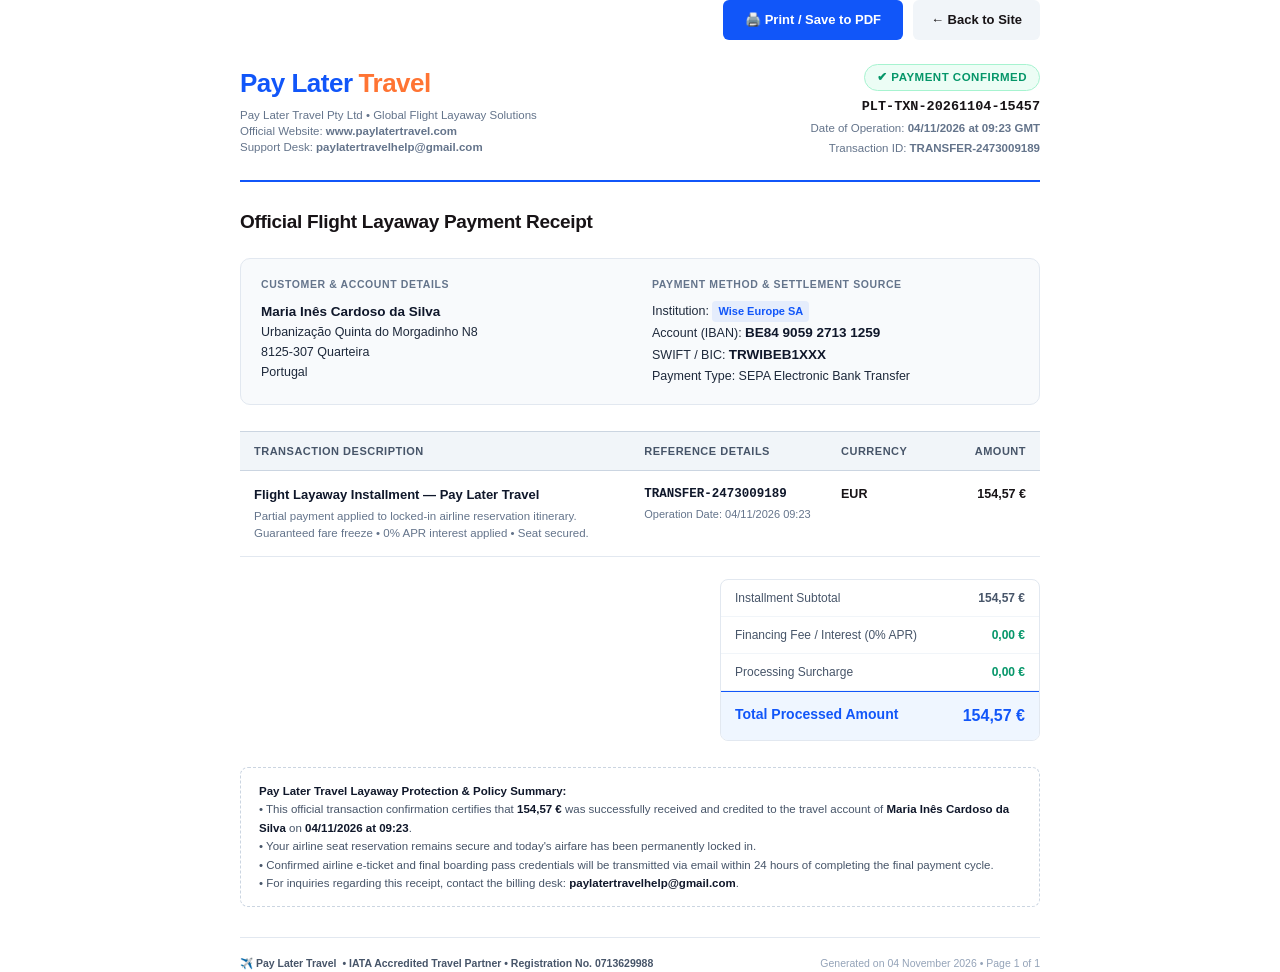
<file: receipt.html>
<!DOCTYPE html>
<html lang="en">
<head>
  <meta charset="UTF-8">
  <title>Pay Later Travel - Official Payment Receipt</title>
  <style>
    @page {
      size: A4;
      margin: 18mm 18mm 18mm 18mm;
    }

    * {
      box-sizing: border-box;
      margin: 0;
      padding: 0;
    }

    body {
      font-family: -apple-system, BlinkMacSystemFont, "Segoe UI", Roboto, Helvetica, Arial, sans-serif;
      color: #171316;
      background-color: #ffffff;
      line-height: 1.5;
      font-size: 13px;
      -webkit-font-smoothing: antialiased;
    }

    .container {
      width: 100%;
      max-width: 800px;
      margin: 0 auto;
    }

    /* Header */
    .receipt-header {
      display: flex;
      justify-content: space-between;
      align-items: flex-start;
      border-bottom: 2.5px solid #1156f9;
      padding-bottom: 22px;
      margin-bottom: 26px;
    }

    .brand-col {
      display: flex;
      flex-direction: column;
    }

    .brand-logo-text {
      font-size: 26px;
      font-weight: 900;
      color: #1156f9;
      letter-spacing: -0.5px;
      display: flex;
      align-items: center;
      gap: 6px;
    }

    .brand-logo-text span {
      color: #ff7433;
    }

    .company-subtext {
      font-size: 11.5px;
      color: #64748b;
      margin-top: 4px;
      line-height: 1.4;
    }

    .receipt-meta-col {
      text-align: right;
    }

    .status-badge {
      display: inline-block;
      background: #ecfdf5;
      color: #059669;
      border: 1px solid #a7f3d0;
      padding: 4px 12px;
      border-radius: 20px;
      font-weight: 800;
      font-size: 11.5px;
      text-transform: uppercase;
      letter-spacing: 0.5px;
      margin-bottom: 6px;
    }

    .ref-number {
      font-family: "SF Mono", Monaco, Consolas, "Liberation Mono", monospace;
      font-weight: 800;
      font-size: 13.5px;
      color: #171316;
    }

    .meta-date {
      font-size: 11.5px;
      color: #64748b;
      margin-top: 3px;
    }

    /* Title */
    .document-title {
      font-size: 19px;
      font-weight: 800;
      color: #171316;
      margin-bottom: 22px;
      letter-spacing: -0.3px;
    }

    /* Two-column Info Grid */
    .info-grid {
      display: grid;
      grid-template-columns: 1fr 1fr;
      gap: 24px;
      background: #f8fafc;
      border: 1px solid #e2e8f0;
      border-radius: 10px;
      padding: 18px 20px;
      margin-bottom: 26px;
    }

    .info-block-title {
      font-size: 10.5px;
      font-weight: 800;
      text-transform: uppercase;
      letter-spacing: 0.6px;
      color: #64748b;
      margin-bottom: 8px;
    }

    .info-block-content {
      font-size: 12.5px;
      color: #1e293b;
      line-height: 1.6;
    }

    .info-block-content strong {
      font-size: 13.5px;
      color: #0f172a;
    }

    .bank-highlight {
      display: inline-block;
      background: #e5edfc;
      color: #1156f9;
      padding: 2px 6px;
      border-radius: 4px;
      font-weight: 700;
      font-size: 11px;
    }

    /* Table */
    .statement-table {
      width: 100%;
      border-collapse: collapse;
      margin-bottom: 22px;
    }

    .statement-table th {
      background: #f1f5f9;
      color: #475569;
      font-size: 11px;
      font-weight: 800;
      text-transform: uppercase;
      letter-spacing: 0.5px;
      padding: 11px 14px;
      border-top: 1px solid #cbd5e1;
      border-bottom: 1.5px solid #cbd5e1;
      text-align: left;
    }

    .statement-table td {
      padding: 14px;
      border-bottom: 1px solid #e2e8f0;
      font-size: 12.5px;
      vertical-align: top;
    }

    .item-title {
      font-weight: 700;
      color: #0f172a;
      font-size: 13px;
    }

    .item-desc {
      font-size: 11.5px;
      color: #64748b;
      margin-top: 3px;
    }

    .amount-cell {
      text-align: right;
      font-weight: 700;
      font-size: 13.5px;
      white-space: nowrap;
    }

    /* Totals Row */
    .totals-container {
      display: flex;
      justify-content: flex-end;
      margin-bottom: 26px;
    }

    .totals-box {
      width: 320px;
      border: 1px solid #e2e8f0;
      border-radius: 8px;
      overflow: hidden;
    }

    .totals-row {
      display: flex;
      justify-content: space-between;
      padding: 9px 14px;
      font-size: 12px;
      border-bottom: 1px solid #f1f5f9;
      color: #475569;
    }

    .totals-row.final-total {
      background: #eff6ff;
      border-top: 1.5px solid #1156f9;
      border-bottom: none;
      padding: 12px 14px;
      font-size: 14px;
      font-weight: 800;
      color: #1156f9;
    }

    .totals-row.final-total .amount {
      font-size: 16px;
      color: #1156f9;
    }

    /* Verification Box */
    .policy-box {
      background: #ffffff;
      border: 1.5px dashed #cbd5e1;
      border-radius: 8px;
      padding: 14px 18px;
      font-size: 11.5px;
      color: #475569;
      line-height: 1.6;
      margin-bottom: 30px;
    }

    .policy-box strong {
      color: #0f172a;
    }

    /* Footer */
    .receipt-footer {
      border-top: 1px solid #e2e8f0;
      padding-top: 18px;
      display: flex;
      justify-content: space-between;
      align-items: center;
      font-size: 10.5px;
      color: #94a3b8;
    }

    .iata-text {
      display: flex;
      align-items: center;
      gap: 6px;
      font-weight: 700;
      color: #475569;
    }

    @media print {
      body {
        margin: 0;
        padding: 0;
      }
      .no-print {
        display: none !important;
      }
    }
  </style>
</head>
<body>

  <div class="container">
    
    <!-- Printable Actions (Hidden when printing/PDF) -->
    <div class="no-print" style="margin-bottom: 24px; display: flex; justify-content: flex-end; gap: 10px;">
      <button onclick="window.print()" style="background:#1156f9;color:#fff;border:none;padding:10px 22px;border-radius:6px;font-weight:700;font-size:13px;cursor:pointer;">
        🖨️ Print / Save to PDF
      </button>
      <a href="index.html" style="background:#f1f5f9;color:#171316;padding:10px 18px;border-radius:6px;font-weight:700;font-size:13px;text-decoration:none;display:inline-flex;align-items:center;">
        ← Back to Site
      </a>
    </div>

    <!-- Header -->
    <div class="receipt-header">
      <div class="brand-col">
        <div class="brand-logo-text">Pay Later<span>Travel</span></div>
        <div class="company-subtext">
          Pay Later Travel Pty Ltd • Global Flight Layaway Solutions<br>
          Official Website: <strong>www.paylatertravel.com</strong><br>
          Support Desk: <strong>paylatertravelhelp@gmail.com</strong>
        </div>
      </div>

      <div class="receipt-meta-col">
        <span class="status-badge">✔ Payment Confirmed</span>
        <div class="ref-number">PLT-TXN-20261104-15457</div>
        <div class="meta-date">Date of Operation: <strong>04/11/2026 at 09:23 GMT</strong></div>
        <div class="meta-date">Transaction ID: <strong>TRANSFER-2473009189</strong></div>
      </div>
    </div>

    <!-- Document Title -->
    <div class="document-title">Official Flight Layaway Payment Receipt</div>

    <!-- Info Grid -->
    <div class="info-grid">
      <!-- Traveler / Payer -->
      <div>
        <div class="info-block-title">Customer & Account Details</div>
        <div class="info-block-content">
          <strong>Maria Inês Cardoso da Silva</strong><br>
          Urbanização Quinta do Morgadinho N8<br>
          8125-307 Quarteira<br>
          Portugal
        </div>
      </div>

      <!-- Payment Source Information -->
      <div>
        <div class="info-block-title">Payment Method & Settlement Source</div>
        <div class="info-block-content">
          Institution: <span class="bank-highlight">Wise Europe SA</span><br>
          Account (IBAN): <strong>BE84 9059 2713 1259</strong><br>
          SWIFT / BIC: <strong>TRWIBEB1XXX</strong><br>
          Payment Type: SEPA Electronic Bank Transfer
        </div>
      </div>
    </div>

    <!-- Transaction Table -->
    <table class="statement-table">
      <thead>
        <tr>
          <th style="width: 50%;">Transaction Description</th>
          <th style="width: 25%;">Reference Details</th>
          <th style="width: 10%;">Currency</th>
          <th style="width: 15%; text-align: right;">Amount</th>
        </tr>
      </thead>
      <tbody>
        <tr>
          <td>
            <div class="item-title">Flight Layaway Installment — Pay Later Travel</div>
            <div class="item-desc">
              Partial payment applied to locked-in airline reservation itinerary.<br>
              Guaranteed fare freeze • 0% APR interest applied • Seat secured.
            </div>
          </td>
          <td>
            <div style="font-family: monospace; font-weight: 700; color: #0f172a;">TRANSFER-2473009189</div>
            <div style="font-size: 11px; color: #64748b; margin-top: 2px;">Operation Date: 04/11/2026 09:23</div>
          </td>
          <td style="font-weight: 700;">EUR</td>
          <td class="amount-cell">154,57 €</td>
        </tr>
      </tbody>
    </table>

    <!-- Totals Box -->
    <div class="totals-container">
      <div class="totals-box">
        <div class="totals-row">
          <span>Installment Subtotal</span>
          <span style="font-weight: 700;">154,57 €</span>
        </div>
        <div class="totals-row">
          <span>Financing Fee / Interest (0% APR)</span>
          <span style="font-weight: 700; color: #059669;">0,00 €</span>
        </div>
        <div class="totals-row">
          <span>Processing Surcharge</span>
          <span style="font-weight: 700; color: #059669;">0,00 €</span>
        </div>
        <div class="totals-row final-total">
          <span>Total Processed Amount</span>
          <span class="amount">154,57 €</span>
        </div>
      </div>
    </div>

    <!-- Policies & Underwriting Notes -->
    <div class="policy-box">
      <strong>Pay Later Travel Layaway Protection & Policy Summary:</strong><br>
      • This official transaction confirmation certifies that <strong>154,57 €</strong> was successfully received and credited to the travel account of <strong>Maria Inês Cardoso da Silva</strong> on <strong>04/11/2026 at 09:23</strong>.<br>
      • Your airline seat reservation remains secure and today's airfare has been permanently locked in.<br>
      • Confirmed airline e-ticket and final boarding pass credentials will be transmitted via email within 24 hours of completing the final payment cycle.<br>
      • For inquiries regarding this receipt, contact the billing desk: <strong>paylatertravelhelp@gmail.com</strong>.
    </div>

    <!-- Footer -->
    <div class="receipt-footer">
      <div class="iata-text">
        <span>✈️ Pay Later Travel</span> • IATA Accredited Travel Partner • Registration No. 0713629988
      </div>
      <div>
        Generated on 04 November 2026 • Page 1 of 1
      </div>
    </div>

  </div>

</body>
</html>
</file>
<file: css/styles.css>
/* ==========================================================================
   PAY LATER TRAVEL - OFFICIAL DESIGN SYSTEM & STYLESHEET
   Recreated with exact brand colors, typography, micro-interactions & responsiveness
   ========================================================================== */

@import url('https://fonts.googleapis.com/css2?family=Plus+Jakarta+Sans:wght@300;400;500;600;700;800&family=Outfit:wght@400;500;600;700;800;900&display=swap');

:root {
  /* Exact Paylater Travel Brand Palette */
  --primary-commitment: #1156f9;       /* Vibrant Electric Blue */
  --primary-commitment-hover: #0b45cf;
  --primary-commitment-light: #e5edfc;
  --primary-choice: #ff7433;           /* Coral / Orange Accent */
  --primary-choice-hover: #e56224;
  --primary-thunder: #171316;          /* Deep Obsidian / Charcoal */
  --primary-saltpan: #fdfefd;          /* Crisp Clean White */
  
  /* Connection Palette */
  --palette-limebud: #8dd575;          /* Fresh Lime */
  --palette-glacier: #73d7f0;          /* Sky / Glacier Cyan */
  --palette-limestone: #f9d36c;        /* Sunshine Yellow */
  --palette-sandymirage: #fe9c60;      /* Terracotta / Sunset */
  --palette-canopy: #004530;           /* Deep Forest Green */
  --palette-highaltitude: #001567;     /* Deep Midnight Navy */
  --palette-desertember: #660b1d;      /* Burgundy */
  --palette-ice-blue: #f0f5ff;
  --palette-light-blue: #f1f5fc;
  --palette-border: #e2e8f0;
  --palette-muted-text: #64748b;
  --palette-card-bg: #ffffff;
  
  /* Typography */
  --font-heading: 'Outfit', -apple-system, BlinkMacSystemFont, 'Segoe UI', Roboto, sans-serif;
  --font-body: 'Plus Jakarta Sans', -apple-system, BlinkMacSystemFont, 'Segoe UI', Roboto, sans-serif;
  
  /* Layout & Elevations */
  --container-max: 1240px;
  --radius-sm: 8px;
  --radius-md: 14px;
  --radius-lg: 20px;
  --radius-xl: 28px;
  --radius-full: 9999px;
  
  --shadow-sm: 0 2px 8px rgba(23, 19, 22, 0.05);
  --shadow-md: 0 8px 24px rgba(17, 86, 249, 0.08), 0 2px 8px rgba(0, 0, 0, 0.04);
  --shadow-lg: 0 16px 40px rgba(17, 86, 249, 0.12), 0 4px 16px rgba(0, 0, 0, 0.06);
  --shadow-card: 0 10px 30px rgba(17, 19, 22, 0.07);
  --shadow-button: 0 4px 16px rgba(17, 86, 249, 0.28);
  
  --transition: all 0.25s cubic-bezier(0.16, 1, 0.3, 1);
}

/* Base Reset */
*, *::before, *::after {
  box-sizing: border-box;
  margin: 0;
  padding: 0;
}

html {
  scroll-behavior: smooth;
  font-size: 16px;
  -webkit-font-smoothing: antialiased;
}

body {
  font-family: var(--font-body);
  background-color: var(--primary-saltpan);
  color: var(--primary-thunder);
  line-height: 1.6;
  overflow-x: hidden;
}

img, svg {
  display: block;
  max-width: 100%;
}

a {
  color: inherit;
  text-decoration: none;
  transition: var(--transition);
}

button, input, select, textarea {
  font-family: inherit;
  font-size: inherit;
  border: none;
  outline: none;
}

button {
  cursor: pointer;
  background: none;
}

/* Utilities */
.container {
  max-width: var(--container-max);
  margin-left: auto;
  margin-right: auto;
  padding-left: 24px;
  padding-right: 24px;
  width: 100%;
}

.section-padding {
  padding-top: 80px;
  padding-bottom: 80px;
}

.section-padding-sm {
  padding-top: 48px;
  padding-bottom: 48px;
}

.section-tag {
  display: inline-flex;
  align-items: center;
  gap: 8px;
  padding: 6px 14px;
  background-color: rgba(17, 86, 249, 0.09);
  color: var(--primary-commitment);
  border-radius: var(--radius-full);
  font-size: 0.85rem;
  font-weight: 700;
  text-transform: uppercase;
  letter-spacing: 0.06em;
  margin-bottom: 16px;
}

.section-title {
  font-family: var(--font-heading);
  font-size: 2.75rem;
  font-weight: 800;
  line-height: 1.15;
  letter-spacing: -0.02em;
  color: var(--primary-thunder);
}

.section-subtitle {
  font-size: 1.15rem;
  color: var(--palette-muted-text);
  margin-top: 12px;
  max-width: 640px;
}

.text-center {
  text-align: center;
}

.center-block {
  margin-left: auto;
  margin-right: auto;
}

/* ==========================================================================
   BUTTONS
   ========================================================================== */
.btn {
  display: inline-flex;
  align-items: center;
  justify-content: center;
  gap: 10px;
  font-family: var(--font-heading);
  font-weight: 700;
  font-size: 1rem;
  line-height: 1;
  padding: 14px 28px;
  border-radius: var(--radius-sm);
  transition: var(--transition);
  white-space: nowrap;
}

.btn-primary {
  background-color: var(--primary-commitment);
  color: var(--primary-saltpan);
  box-shadow: var(--shadow-button);
}

.btn-primary:hover {
  background-color: var(--primary-commitment-hover);
  transform: translateY(-2px);
  box-shadow: 0 8px 24px rgba(17, 86, 249, 0.38);
}

.btn-secondary {
  background-color: var(--primary-choice);
  color: var(--primary-thunder);
  font-weight: 700;
  box-shadow: 0 4px 14px rgba(255, 116, 51, 0.25);
}

.btn-secondary:hover {
  background-color: var(--primary-choice-hover);
  color: #ffffff;
  transform: translateY(-2px);
  box-shadow: 0 8px 20px rgba(255, 116, 51, 0.35);
}

.btn-outline {
  border: 1.5px solid rgba(255, 255, 255, 0.35);
  color: var(--primary-saltpan);
  background: rgba(255, 255, 255, 0.08);
  backdrop-filter: blur(8px);
}

.btn-outline:hover {
  background: rgba(255, 255, 255, 0.18);
  border-color: rgba(255, 255, 255, 0.8);
  color: #ffffff;
}

.btn-outline-dark {
  border: 1.5px solid var(--primary-thunder);
  color: var(--primary-thunder);
  background: transparent;
}

.btn-outline-dark:hover {
  background: var(--primary-thunder);
  color: var(--primary-saltpan);
}

.btn-sm {
  padding: 9px 18px;
  font-size: 0.875rem;
  border-radius: var(--radius-sm);
}

.btn-pill {
  border-radius: var(--radius-full);
}

/* ==========================================================================
   ANNOUNCEMENT / TOP BAR
   ========================================================================== */
.top-bar {
  background-color: var(--primary-thunder);
  color: rgba(255, 255, 255, 0.85);
  font-size: 0.825rem;
  padding: 8px 0;
  border-bottom: 1px solid rgba(255, 255, 255, 0.08);
}

.top-bar-inner {
  display: flex;
  align-items: center;
  justify-content: space-between;
}

.top-bar-message {
  display: flex;
  align-items: center;
  gap: 8px;
}

.top-bar-badge {
  background-color: var(--primary-choice);
  color: var(--primary-thunder);
  font-weight: 800;
  font-size: 0.72rem;
  padding: 2px 8px;
  border-radius: var(--radius-full);
  text-transform: uppercase;
}

.top-bar-right {
  display: flex;
  align-items: center;
  gap: 20px;
}

.currency-picker-wrapper {
  position: relative;
}

.currency-btn {
  display: flex;
  align-items: center;
  gap: 6px;
  color: #ffffff;
  font-size: 0.825rem;
  font-weight: 600;
  padding: 4px 8px;
  border-radius: 4px;
  background: rgba(255, 255, 255, 0.08);
  transition: var(--transition);
}

.currency-btn:hover {
  background: rgba(255, 255, 255, 0.16);
}

.currency-dropdown {
  position: absolute;
  top: calc(100% + 6px);
  right: 0;
  background: #ffffff;
  color: var(--primary-thunder);
  border-radius: var(--radius-sm);
  box-shadow: var(--shadow-lg);
  padding: 6px;
  min-width: 170px;
  display: none;
  z-index: 1000;
  border: 1px solid var(--palette-border);
}

.currency-dropdown.active {
  display: block;
}

.currency-item {
  display: flex;
  align-items: center;
  gap: 8px;
  padding: 8px 12px;
  font-size: 0.85rem;
  font-weight: 600;
  border-radius: 4px;
  cursor: pointer;
  transition: var(--transition);
}

.currency-item:hover, .currency-item.selected {
  background-color: var(--primary-commitment-light);
  color: var(--primary-commitment);
}

/* ==========================================================================
   NAVIGATION
   ========================================================================== */
.navbar {
  position: sticky;
  top: 0;
  background-color: rgba(253, 254, 253, 0.95);
  backdrop-filter: blur(12px);
  z-index: 900;
  border-bottom: 1px solid rgba(23, 19, 22, 0.06);
  transition: var(--transition);
}

.navbar.scrolled {
  box-shadow: 0 4px 20px rgba(0, 0, 0, 0.05);
}

.nav-wrapper {
  display: flex;
  align-items: center;
  justify-content: space-between;
  height: 74px;
}

.nav-brand {
  display: flex;
  align-items: center;
  gap: 10px;
}

.nav-brand-img {
  height: 38px;
  width: auto;
}

.nav-menu {
  display: flex;
  align-items: center;
  gap: 28px;
}

.nav-link {
  font-family: var(--font-heading);
  font-weight: 600;
  font-size: 0.95rem;
  color: var(--primary-thunder);
  position: relative;
  padding: 6px 0;
}

.nav-link::after {
  content: '';
  position: absolute;
  bottom: 0;
  left: 0;
  width: 0%;
  height: 2px;
  background-color: var(--primary-commitment);
  transition: width 0.25s ease;
}

.nav-link:hover::after, .nav-link.active::after {
  width: 100%;
}

.nav-badge-pill {
  font-size: 0.72rem;
  background: var(--palette-limebud);
  color: var(--primary-thunder);
  font-weight: 800;
  padding: 2px 7px;
  border-radius: 20px;
  margin-left: 4px;
  vertical-align: middle;
}

.nav-actions {
  display: flex;
  align-items: center;
  gap: 12px;
}

.nav-login-btn {
  font-family: var(--font-heading);
  font-weight: 700;
  font-size: 0.925rem;
  color: var(--primary-thunder);
  padding: 8px 16px;
  border-radius: var(--radius-sm);
  transition: var(--transition);
}

.nav-login-btn:hover {
  color: var(--primary-commitment);
}

.hamburger-btn {
  display: none;
  flex-direction: column;
  gap: 5px;
  padding: 8px;
  background: none;
}

.hamburger-line {
  width: 24px;
  height: 2px;
  background-color: var(--primary-thunder);
  border-radius: 2px;
  transition: var(--transition);
}

/* ==========================================================================
   HERO SECTION
   ========================================================================== */
.hero-section {
  background-color: var(--primary-commitment);
  color: var(--primary-saltpan);
  position: relative;
  overflow: hidden;
  padding: 70px 0 90px;
}

.hero-background-art {
  position: absolute;
  inset: 0;
  pointer-events: none;
  background-image: 
    radial-gradient(circle at 10% 20%, rgba(255, 255, 255, 0.12) 0%, transparent 40%),
    radial-gradient(circle at 90% 80%, rgba(115, 215, 240, 0.18) 0%, transparent 45%);
}

.hero-stamps {
  position: absolute;
  width: 100%;
  height: 100%;
  top: 0;
  left: 0;
  pointer-events: none;
}

.hero-stamp-img {
  position: absolute;
  opacity: 0.18;
  filter: brightness(0) invert(1);
}

.hero-stamp-1 { top: 10%; left: 3%; width: 110px; transform: rotate(-15deg); }
.hero-stamp-2 { bottom: 12%; right: 4%; width: 130px; transform: rotate(12deg); }
.hero-stamp-3 { top: 15%; right: 6%; width: 90px; transform: rotate(8deg); }

.hero-header {
  text-align: center;
  max-width: 820px;
  margin: 0 auto 36px;
  position: relative;
  z-index: 2;
}

.hero-header h1 {
  font-family: var(--font-heading);
  font-size: 3.75rem;
  font-weight: 800;
  line-height: 1.08;
  letter-spacing: -0.03em;
  margin-bottom: 16px;
}

.hero-header p {
  font-size: 1.35rem;
  font-weight: 400;
  color: rgba(255, 255, 255, 0.92);
}

/* Trustpilot Rating Pill */
.hero-trustpilot-pill {
  display: inline-flex;
  align-items: center;
  gap: 10px;
  background: rgba(255, 255, 255, 0.12);
  border: 1px solid rgba(255, 255, 255, 0.22);
  backdrop-filter: blur(10px);
  padding: 8px 18px;
  border-radius: var(--radius-full);
  margin-top: 20px;
  transition: var(--transition);
}

.hero-trustpilot-pill:hover {
  background: rgba(255, 255, 255, 0.2);
  transform: translateY(-2px);
}

.trustpilot-stars-img {
  height: 18px;
  width: auto;
}

.trustpilot-text {
  font-size: 0.9rem;
  font-weight: 600;
  color: #ffffff;
}

/* ==========================================================================
   BOOKING & SEARCH ENGINE WIDGET
   ========================================================================== */
.booking-widget-container {
  background: #ffffff;
  border-radius: var(--radius-lg);
  box-shadow: 0 20px 50px rgba(0, 21, 103, 0.22), 0 4px 12px rgba(0, 0, 0, 0.08);
  padding: 24px 28px;
  color: var(--primary-thunder);
  position: relative;
  z-index: 5;
  max-width: 1140px;
  margin: 0 auto;
}

.widget-tabs {
  display: flex;
  align-items: center;
  justify-content: space-between;
  border-bottom: 1px solid var(--palette-border);
  padding-bottom: 16px;
  margin-bottom: 20px;
  flex-wrap: wrap;
  gap: 12px;
}

.trip-type-tabs {
  display: flex;
  align-items: center;
  gap: 8px;
  background: var(--palette-ice-blue);
  padding: 4px;
  border-radius: var(--radius-sm);
}

.trip-tab {
  padding: 7px 16px;
  font-family: var(--font-heading);
  font-weight: 700;
  font-size: 0.875rem;
  color: var(--palette-muted-text);
  border-radius: 6px;
  transition: var(--transition);
}

.trip-tab.active {
  background: #ffffff;
  color: var(--primary-commitment);
  box-shadow: var(--shadow-sm);
}

.widget-perks {
  display: flex;
  align-items: center;
  gap: 16px;
  font-size: 0.85rem;
  font-weight: 600;
  color: var(--palette-canopy);
}

.widget-perk-item {
  display: flex;
  align-items: center;
  gap: 6px;
}

.widget-perk-item svg {
  color: #10b981;
}

/* Flight Search Form Grid */
.flight-form-grid {
  display: grid;
  grid-template-columns: 1.5fr 1.5fr 1.4fr 1.2fr auto;
  gap: 12px;
  align-items: center;
}

.form-field-box {
  border: 1.5px solid var(--palette-border);
  border-radius: var(--radius-sm);
  padding: 10px 14px;
  background: #ffffff;
  position: relative;
  transition: var(--transition);
}

.form-field-box:focus-within, .form-field-box:hover {
  border-color: var(--primary-commitment);
  box-shadow: 0 0 0 3px rgba(17, 86, 249, 0.1);
}

.form-label {
  display: block;
  font-size: 0.72rem;
  font-weight: 700;
  text-transform: uppercase;
  letter-spacing: 0.05em;
  color: var(--palette-muted-text);
  margin-bottom: 3px;
}

.form-input-row {
  display: flex;
  align-items: center;
  gap: 8px;
}

.form-input-row svg {
  color: var(--primary-commitment);
  flex-shrink: 0;
}

.form-input {
  width: 100%;
  font-family: var(--font-heading);
  font-size: 1rem;
  font-weight: 700;
  color: var(--primary-thunder);
  background: transparent;
}

.form-input::placeholder {
  color: #94a3b8;
  font-weight: 500;
}

/* Autocomplete Dropdown */
.airport-dropdown {
  position: absolute;
  top: calc(100% + 4px);
  left: 0;
  right: 0;
  background: #ffffff;
  border: 1px solid var(--palette-border);
  border-radius: var(--radius-sm);
  box-shadow: var(--shadow-lg);
  max-height: 240px;
  overflow-y: auto;
  z-index: 100;
  display: none;
}

.airport-dropdown.open {
  display: block;
}

.airport-option {
  padding: 10px 14px;
  display: flex;
  align-items: center;
  justify-content: space-between;
  cursor: pointer;
  transition: var(--transition);
  border-bottom: 1px solid #f1f5f9;
}

.airport-option:hover {
  background-color: var(--primary-commitment-light);
}

.airport-option-main {
  font-weight: 700;
  font-size: 0.9rem;
}

.airport-code {
  font-size: 0.78rem;
  font-weight: 800;
  color: var(--primary-commitment);
  background: #e2e8f0;
  padding: 2px 6px;
  border-radius: 4px;
}

/* Installment Plan Preview Bar below search */
.installment-calculator-bar {
  margin-top: 18px;
  padding: 14px 18px;
  background: var(--palette-ice-blue);
  border-radius: var(--radius-sm);
  display: flex;
  align-items: center;
  justify-content: space-between;
  border: 1px solid rgba(17, 86, 249, 0.15);
  flex-wrap: wrap;
  gap: 12px;
}

.calc-breakdown {
  display: flex;
  align-items: center;
  gap: 20px;
  flex-wrap: wrap;
}

.calc-item {
  display: flex;
  flex-direction: column;
}

.calc-label {
  font-size: 0.72rem;
  font-weight: 700;
  color: var(--palette-muted-text);
  text-transform: uppercase;
}

.calc-value {
  font-family: var(--font-heading);
  font-size: 1.15rem;
  font-weight: 800;
  color: var(--primary-commitment);
}

.calc-value.highlight {
  color: var(--primary-choice);
}

.calc-cta-link {
  font-family: var(--font-heading);
  font-weight: 700;
  font-size: 0.9rem;
  color: var(--primary-commitment);
  display: inline-flex;
  align-items: center;
  gap: 6px;
  cursor: pointer;
}

.calc-cta-link:hover {
  text-decoration: underline;
}

/* ==========================================================================
   PRESS & FEATURED ON MARQUEE
   ========================================================================== */
.press-section {
  background-color: #ffffff;
  padding: 28px 0;
  border-bottom: 1px solid var(--palette-border);
  overflow: hidden;
}

.press-title {
  text-align: center;
  font-size: 0.8rem;
  font-weight: 700;
  text-transform: uppercase;
  letter-spacing: 0.1em;
  color: #94a3b8;
  margin-bottom: 18px;
}

.press-logos-row {
  display: flex;
  align-items: center;
  justify-content: center;
  gap: 40px;
  flex-wrap: wrap;
  opacity: 0.75;
  filter: grayscale(100%);
  transition: var(--transition);
}

.press-logos-row:hover {
  opacity: 1;
  filter: grayscale(40%);
}

.press-logo-item {
  font-family: var(--font-heading);
  font-weight: 800;
  font-size: 1.15rem;
  letter-spacing: -0.01em;
  color: #475569;
  display: flex;
  align-items: center;
  gap: 6px;
}

/* ==========================================================================
   ELIGIBILITY CHECKER SECTION (KEY USER REQUIREMENT)
   ========================================================================== */
.eligibility-section {
  background: linear-gradient(180deg, #f8fafc 0%, #eef2ff 100%);
  position: relative;
  overflow: hidden;
}

.eligibility-container {
  display: grid;
  grid-template-columns: 1fr 1.3fr;
  gap: 48px;
  align-items: center;
}

.eligibility-info-content h2 {
  font-family: var(--font-heading);
  font-size: 2.85rem;
  font-weight: 800;
  line-height: 1.15;
  margin-bottom: 16px;
  color: var(--primary-thunder);
}

.eligibility-features-list {
  margin-top: 28px;
  display: flex;
  flex-direction: column;
  gap: 16px;
}

.eligibility-feature-item {
  display: flex;
  align-items: flex-start;
  gap: 14px;
}

.feature-check-icon {
  width: 26px;
  height: 26px;
  background-color: var(--palette-limebud);
  color: var(--primary-thunder);
  border-radius: 50%;
  display: flex;
  align-items: center;
  justify-content: center;
  font-weight: 900;
  flex-shrink: 0;
  margin-top: 2px;
}

.eligibility-feature-text h4 {
  font-family: var(--font-heading);
  font-size: 1.05rem;
  font-weight: 700;
  color: var(--primary-thunder);
}

.eligibility-feature-text p {
  font-size: 0.92rem;
  color: var(--palette-muted-text);
  margin-top: 2px;
}

/* The Interactive Multi-Step Form Card */
.eligibility-card {
  background: #ffffff;
  border-radius: var(--radius-xl);
  box-shadow: 0 24px 60px rgba(17, 86, 249, 0.12), 0 4px 16px rgba(0, 0, 0, 0.04);
  padding: 36px 36px 40px;
  border: 1px solid rgba(17, 86, 249, 0.12);
  position: relative;
}

.eligibility-badge-top {
  position: absolute;
  top: -14px;
  right: 32px;
  background: var(--primary-choice);
  color: #ffffff;
  font-weight: 800;
  font-size: 0.75rem;
  padding: 4px 14px;
  border-radius: var(--radius-full);
  text-transform: uppercase;
  letter-spacing: 0.05em;
  box-shadow: 0 4px 12px rgba(255, 116, 51, 0.3);
}

/* Progress bar inside form */
.form-progress-wrapper {
  margin-bottom: 28px;
}

.progress-steps-indicator {
  display: flex;
  justify-content: space-between;
  margin-bottom: 8px;
  font-size: 0.8rem;
  font-weight: 700;
  color: var(--palette-muted-text);
}

.step-indicator-item.active {
  color: var(--primary-commitment);
}

.progress-track {
  height: 6px;
  background: #e2e8f0;
  border-radius: 3px;
  overflow: hidden;
}

.progress-fill {
  height: 100%;
  background: var(--primary-commitment);
  width: 33.3%;
  transition: width 0.4s ease;
}

/* Step content blocks */
.eligibility-step {
  display: none;
}

.eligibility-step.active {
  display: block;
  animation: fadeIn 0.35s ease;
}

@keyframes fadeIn {
  from { opacity: 0; transform: translateY(6px); }
  to { opacity: 1; transform: translateY(0); }
}

.step-heading {
  font-family: var(--font-heading);
  font-size: 1.45rem;
  font-weight: 800;
  color: var(--primary-thunder);
  margin-bottom: 6px;
}

.step-desc {
  font-size: 0.9rem;
  color: var(--palette-muted-text);
  margin-bottom: 22px;
}

.form-group-row {
  display: grid;
  grid-template-columns: 1fr 1fr;
  gap: 16px;
  margin-bottom: 16px;
}

.form-group {
  margin-bottom: 16px;
}

.form-group label {
  display: block;
  font-size: 0.825rem;
  font-weight: 700;
  margin-bottom: 6px;
  color: var(--primary-thunder);
}

.form-control {
  width: 100%;
  padding: 12px 14px;
  border: 1.5px solid var(--palette-border);
  border-radius: var(--radius-sm);
  background: #ffffff;
  font-size: 0.95rem;
  color: var(--primary-thunder);
  transition: var(--transition);
}

.form-control:focus {
  border-color: var(--primary-commitment);
  box-shadow: 0 0 0 3px rgba(17, 86, 249, 0.12);
}

/* Range Slider Styling */
.range-slider-wrapper {
  margin-top: 8px;
}

.budget-slider {
  width: 100%;
  height: 6px;
  background: #cbd5e1;
  border-radius: 3px;
  outline: none;
  -webkit-appearance: none;
}

.budget-slider::-webkit-slider-thumb {
  -webkit-appearance: none;
  width: 22px;
  height: 22px;
  border-radius: 50%;
  background: var(--primary-commitment);
  cursor: pointer;
  box-shadow: 0 2px 6px rgba(17, 86, 249, 0.4);
  transition: var(--transition);
}

.budget-slider::-webkit-slider-thumb:hover {
  transform: scale(1.15);
}

.slider-val-display {
  display: flex;
  justify-content: space-between;
  margin-top: 6px;
  font-size: 0.825rem;
  font-weight: 700;
  color: var(--palette-muted-text);
}

.slider-active-val {
  font-size: 1.25rem;
  color: var(--primary-commitment);
  font-weight: 800;
  font-family: var(--font-heading);
}

/* Radio button options grid */
.frequency-grid {
  display: grid;
  grid-template-columns: 1fr 1fr;
  gap: 12px;
  margin-top: 6px;
}

.frequency-option {
  border: 1.5px solid var(--palette-border);
  padding: 12px 16px;
  border-radius: var(--radius-sm);
  cursor: pointer;
  display: flex;
  align-items: center;
  gap: 10px;
  transition: var(--transition);
}

.frequency-option.selected {
  border-color: var(--primary-commitment);
  background: var(--primary-commitment-light);
}

.frequency-radio {
  accent-color: var(--primary-commitment);
}

.step-btn-group {
  display: flex;
  align-items: center;
  justify-content: space-between;
  margin-top: 24px;
}

/* Result Card */
.eligibility-success-card {
  text-align: center;
  padding: 10px 0;
}

.success-icon-badge {
  width: 68px;
  height: 68px;
  background: var(--palette-limebud);
  color: var(--primary-thunder);
  border-radius: 50%;
  display: inline-flex;
  align-items: center;
  justify-content: center;
  margin-bottom: 16px;
  font-size: 2rem;
  box-shadow: 0 8px 24px rgba(141, 213, 117, 0.4);
}

.plan-estimate-box {
  background: var(--palette-ice-blue);
  border: 1px solid rgba(17, 86, 249, 0.2);
  border-radius: var(--radius-md);
  padding: 20px;
  margin: 20px 0;
  text-align: left;
}

.plan-summary-grid {
  display: grid;
  grid-template-columns: repeat(3, 1fr);
  gap: 12px;
  margin-top: 14px;
  padding-top: 14px;
  border-top: 1px solid rgba(17, 86, 249, 0.15);
}

/* ==========================================================================
   FEATURE SECTION: LEAVE UPFRONT TRAVEL COSTS BEHIND
   ========================================================================== */
.features-section {
  background-color: var(--primary-saltpan);
}

.features-header {
  max-width: 760px;
  margin: 0 auto 56px;
  text-align: center;
}

.features-grid {
  display: grid;
  grid-template-columns: repeat(3, 1fr);
  gap: 30px;
}

.feature-card {
  background-color: #ffffff;
  border-radius: var(--radius-lg);
  padding: 36px 30px;
  border: 1.5px solid var(--palette-border);
  box-shadow: var(--shadow-sm);
  display: flex;
  flex-direction: column;
  transition: var(--transition);
  position: relative;
  overflow: hidden;
}

.feature-card:hover {
  transform: translateY(-6px);
  box-shadow: var(--shadow-lg);
  border-color: var(--primary-commitment);
}

.feature-card-stamp {
  width: 58px;
  height: 58px;
  margin-bottom: 22px;
  border-radius: 12px;
  display: flex;
  align-items: center;
  justify-content: center;
}

.stamp-cyan { background: var(--palette-glacier); color: var(--primary-thunder); }
.stamp-orange { background: var(--primary-choice); color: #ffffff; }
.stamp-lime { background: var(--palette-limebud); color: var(--primary-thunder); }

.feature-card h3 {
  font-family: var(--font-heading);
  font-size: 1.6rem;
  font-weight: 800;
  line-height: 1.2;
  margin-bottom: 12px;
  color: var(--primary-thunder);
}

.feature-card p {
  font-size: 1rem;
  color: var(--palette-muted-text);
  line-height: 1.6;
}

.feature-card-footer {
  margin-top: auto;
  padding-top: 20px;
}

.feature-pill {
  display: inline-block;
  padding: 4px 12px;
  border-radius: var(--radius-full);
  font-size: 0.8rem;
  font-weight: 700;
}

/* ==========================================================================
   DESTINATIONS: "WHERE TO NEXT?"
   ========================================================================== */
.destinations-section {
  background-color: #f8fafc;
}

.destinations-header-row {
  display: flex;
  align-items: flex-end;
  justify-content: space-between;
  margin-bottom: 36px;
  flex-wrap: wrap;
  gap: 20px;
}

.destinations-tabs {
  display: flex;
  align-items: center;
  gap: 8px;
  background: #ffffff;
  padding: 4px;
  border-radius: var(--radius-full);
  border: 1px solid var(--palette-border);
}

.dest-tab {
  padding: 8px 18px;
  font-family: var(--font-heading);
  font-weight: 700;
  font-size: 0.9rem;
  border-radius: var(--radius-full);
  color: var(--palette-muted-text);
  transition: var(--transition);
}

.dest-tab.active {
  background-color: var(--primary-commitment);
  color: #ffffff;
}

.destinations-grid {
  display: grid;
  grid-template-columns: repeat(4, 1fr);
  gap: 24px;
}

.dest-card {
  background: #ffffff;
  border-radius: var(--radius-md);
  overflow: hidden;
  box-shadow: var(--shadow-sm);
  border: 1px solid var(--palette-border);
  transition: var(--transition);
  display: flex;
  flex-direction: column;
}

.dest-card:hover {
  transform: translateY(-6px);
  box-shadow: var(--shadow-lg);
}

.dest-image-wrapper {
  position: relative;
  height: 200px;
  overflow: hidden;
}

.dest-img {
  width: 100%;
  height: 100%;
  object-fit: cover;
  transition: transform 0.6s ease;
}

.dest-card:hover .dest-img {
  transform: scale(1.08);
}

.dest-deposit-tag {
  position: absolute;
  top: 12px;
  left: 12px;
  background: rgba(23, 19, 22, 0.85);
  color: #ffffff;
  backdrop-filter: blur(6px);
  padding: 4px 10px;
  border-radius: var(--radius-full);
  font-size: 0.75rem;
  font-weight: 700;
}

.dest-body {
  padding: 18px;
  display: flex;
  flex-direction: column;
  flex-grow: 1;
}

.dest-city-row {
  display: flex;
  justify-content: space-between;
  align-items: baseline;
  margin-bottom: 4px;
}

.dest-city {
  font-family: var(--font-heading);
  font-size: 1.25rem;
  font-weight: 800;
  color: var(--primary-thunder);
}

.dest-country {
  font-size: 0.85rem;
  color: var(--palette-muted-text);
  margin-bottom: 12px;
}

.dest-pricing-box {
  margin-top: auto;
  padding-top: 12px;
  border-top: 1px dashed var(--palette-border);
  display: flex;
  align-items: center;
  justify-content: space-between;
}

.dest-weekly-price {
  font-family: var(--font-heading);
  font-size: 1.1rem;
  font-weight: 800;
  color: var(--primary-commitment);
}

.dest-weekly-label {
  font-size: 0.72rem;
  color: var(--palette-muted-text);
  text-transform: uppercase;
}

/* ==========================================================================
   WHY BOOK EARLY SECTION
   ========================================================================== */
.why-section {
  background-color: var(--primary-saltpan);
}

.why-header {
  text-align: center;
  max-width: 720px;
  margin: 0 auto 56px;
}

.why-grid {
  display: grid;
  grid-template-columns: repeat(3, 1fr);
  gap: 28px;
}

.why-card {
  padding: 36px 30px;
  border-radius: var(--radius-lg);
  border: 1px solid transparent;
  display: flex;
  flex-direction: column;
  transition: var(--transition);
}

.why-card:hover {
  transform: translateY(-6px);
  box-shadow: var(--shadow-lg);
}

.why-card-1 {
  background-color: #f1f8fc;
  border-color: #d8eaf6;
}

.why-card-2 {
  background-color: #fff6f1;
  border-color: #fed9c7;
}

.why-card-3 {
  background-color: #f4faf1;
  border-color: #daf0d3;
}

.why-card-stamp {
  width: 52px;
  height: 52px;
  margin-bottom: 20px;
}

.why-card h3 {
  font-family: var(--font-heading);
  font-size: 1.5rem;
  font-weight: 800;
  margin-bottom: 12px;
  color: var(--primary-thunder);
}

.why-card p {
  font-size: 0.98rem;
  color: #475569;
  line-height: 1.6;
}

/* ==========================================================================
   COMPARISON TABLE: PAY LATER TRAVEL VS BNPL VS CREDIT
   ========================================================================== */
.comparison-section {
  background: #ffffff;
  border-top: 1px solid var(--palette-border);
  border-bottom: 1px solid var(--palette-border);
}

.comparison-table-wrapper {
  margin-top: 40px;
  overflow-x: auto;
  border-radius: var(--radius-lg);
  border: 1.5px solid var(--palette-border);
  background: #ffffff;
  box-shadow: var(--shadow-md);
}

.comparison-table {
  width: 100%;
  border-collapse: collapse;
  text-align: left;
}

.comparison-table th, .comparison-table td {
  padding: 18px 24px;
}

.comparison-table thead th {
  font-family: var(--font-heading);
  font-size: 1.05rem;
  font-weight: 800;
  border-bottom: 2px solid var(--palette-border);
}

.comparison-table thead th.col-highlight {
  background: var(--primary-commitment);
  color: #ffffff;
}

.comparison-table tbody tr {
  border-bottom: 1px solid #f1f5f9;
}

.comparison-table tbody tr:last-child {
  border-bottom: none;
}

.comparison-table tbody td.col-highlight {
  background: rgba(17, 86, 249, 0.04);
  font-weight: 700;
  color: var(--primary-commitment);
}

.feature-badge-yes {
  display: inline-flex;
  align-items: center;
  gap: 6px;
  color: #059669;
  font-weight: 700;
}

.feature-badge-no {
  display: inline-flex;
  align-items: center;
  gap: 6px;
  color: #dc2626;
  font-weight: 600;
}

/* ==========================================================================
   TESTIMONIALS SECTION: "TRUSTED FOR 250,000+ FLIGHTS"
   ========================================================================== */
.testimonials-section {
  background-color: #f8fafc;
}

.testimonials-header {
  text-align: center;
  max-width: 680px;
  margin: 0 auto 50px;
}

.testimonials-grid {
  display: grid;
  grid-template-columns: repeat(3, 1fr);
  gap: 24px;
}

.testimonial-card {
  background: #ffffff;
  border-radius: var(--radius-lg);
  padding: 30px;
  box-shadow: var(--shadow-sm);
  border: 1px solid var(--palette-border);
  display: flex;
  flex-direction: column;
  transition: var(--transition);
}

.testimonial-card:hover {
  transform: translateY(-4px);
  box-shadow: var(--shadow-lg);
}

.testimonial-stars {
  display: flex;
  gap: 4px;
  color: #00b67a; /* Trustpilot Green */
  margin-bottom: 16px;
}

.testimonial-quote {
  font-size: 0.98rem;
  line-height: 1.6;
  color: #334155;
  font-style: italic;
  margin-bottom: 20px;
  flex-grow: 1;
}

.testimonial-author {
  display: flex;
  align-items: center;
  gap: 12px;
  border-top: 1px solid #f1f5f9;
  padding-top: 16px;
}

.author-avatar {
  width: 44px;
  height: 44px;
  border-radius: 50%;
  object-fit: cover;
  background: #e2e8f0;
}

.author-name {
  font-family: var(--font-heading);
  font-weight: 700;
  font-size: 0.95rem;
  color: var(--primary-thunder);
}

.author-route {
  font-size: 0.8rem;
  color: var(--palette-muted-text);
}

.verified-pill {
  margin-left: auto;
  font-size: 0.72rem;
  font-weight: 700;
  color: #059669;
  display: inline-flex;
  align-items: center;
  gap: 4px;
}

/* ==========================================================================
   DEPOSIT PROMO CTA BANNER
   ========================================================================== */
.deposit-cta-section {
  background-color: var(--primary-choice);
  color: var(--primary-thunder);
  position: relative;
  overflow: hidden;
  padding: 80px 0;
}

.cta-banner-content {
  display: flex;
  align-items: center;
  justify-content: space-between;
  gap: 40px;
  position: relative;
  z-index: 2;
}

.cta-banner-text h2 {
  font-family: var(--font-heading);
  font-size: 3.25rem;
  font-weight: 800;
  line-height: 1.1;
  margin-bottom: 14px;
}

.cta-banner-text p {
  font-size: 1.2rem;
  font-weight: 500;
  max-width: 600px;
}

.cta-fineprint {
  font-size: 0.85rem;
  opacity: 0.8;
  margin-top: 10px;
}

.cta-banner-actions {
  display: flex;
  flex-direction: column;
  gap: 14px;
  flex-shrink: 0;
}

/* ==========================================================================
   FAQS ACCORDION SECTION
   ========================================================================== */
.faqs-section {
  background-color: var(--primary-saltpan);
}

.faqs-header {
  text-align: center;
  max-width: 680px;
  margin: 0 auto 48px;
}

.faqs-search-wrapper {
  max-width: 580px;
  margin: 0 auto 36px;
  position: relative;
}

.faqs-search-input {
  width: 100%;
  padding: 14px 20px 14px 44px;
  border-radius: var(--radius-full);
  border: 1.5px solid var(--palette-border);
  font-size: 1rem;
  box-shadow: var(--shadow-sm);
  transition: var(--transition);
}

.faqs-search-input:focus {
  border-color: var(--primary-commitment);
  box-shadow: 0 0 0 3px rgba(17, 86, 249, 0.12);
}

.faqs-search-icon {
  position: absolute;
  left: 16px;
  top: 50%;
  transform: translateY(-50%);
  color: var(--palette-muted-text);
}

.faqs-list {
  max-width: 840px;
  margin: 0 auto;
  display: flex;
  flex-direction: column;
  gap: 14px;
}

.faq-item {
  background: #ffffff;
  border: 1.5px solid var(--palette-border);
  border-radius: var(--radius-md);
  overflow: hidden;
  transition: var(--transition);
}

.faq-item.open {
  border-color: var(--primary-commitment);
  box-shadow: var(--shadow-md);
}

.faq-trigger {
  width: 100%;
  padding: 20px 24px;
  text-align: left;
  display: flex;
  align-items: center;
  justify-content: space-between;
  font-family: var(--font-heading);
  font-size: 1.15rem;
  font-weight: 700;
  color: var(--primary-thunder);
}

.faq-icon {
  width: 24px;
  height: 24px;
  display: flex;
  align-items: center;
  justify-content: center;
  border-radius: 50%;
  background: var(--palette-ice-blue);
  color: var(--primary-commitment);
  transition: transform 0.3s ease;
  flex-shrink: 0;
}

.faq-item.open .faq-icon {
  transform: rotate(180deg);
  background: var(--primary-commitment);
  color: #ffffff;
}

.faq-answer {
  max-height: 0;
  overflow: hidden;
  transition: max-height 0.35s ease, padding 0.35s ease;
  padding: 0 24px;
  color: #475569;
  font-size: 1rem;
  line-height: 1.65;
}

.faq-item.open .faq-answer {
  max-height: 500px;
  padding: 0 24px 22px;
}

/* ==========================================================================
   FOOTER
   ========================================================================== */
.footer {
  background-color: var(--primary-commitment);
  color: var(--primary-saltpan);
  padding: 80px 0 30px;
}

.footer-top-grid {
  display: grid;
  grid-template-columns: 2fr 1fr 1fr 1fr 1.5fr;
  gap: 40px;
  margin-bottom: 60px;
}

.footer-brand p {
  color: rgba(255, 255, 255, 0.8);
  font-size: 0.95rem;
  margin: 16px 0 24px;
  max-width: 320px;
}

.footer-iata-badge {
  display: inline-flex;
  align-items: center;
  gap: 8px;
  background: rgba(255, 255, 255, 0.12);
  padding: 8px 14px;
  border-radius: var(--radius-sm);
  font-size: 0.8rem;
  font-weight: 700;
}

.footer-col h5 {
  font-family: var(--font-heading);
  font-size: 1.05rem;
  font-weight: 800;
  margin-bottom: 20px;
  color: #ffffff;
}

.footer-links-list {
  list-style: none;
  display: flex;
  flex-direction: column;
  gap: 12px;
}

.footer-link {
  color: rgba(255, 255, 255, 0.75);
  font-size: 0.9rem;
  font-weight: 500;
  transition: var(--transition);
}

.footer-link:hover {
  color: #ffffff;
  padding-left: 4px;
}

.footer-bottom-bar {
  border-top: 1px solid rgba(255, 255, 255, 0.15);
  padding-top: 30px;
  display: flex;
  align-items: center;
  justify-content: space-between;
  flex-wrap: wrap;
  gap: 20px;
  font-size: 0.85rem;
  color: rgba(255, 255, 255, 0.7);
}

.footer-legal-links {
  display: flex;
  gap: 24px;
}

.footer-legal-links a:hover {
  color: #ffffff;
  text-decoration: underline;
}

/* ==========================================================================
   MODALS & SLIDE-OVERS
   ========================================================================== */
.modal-overlay {
  position: fixed;
  inset: 0;
  background: rgba(23, 19, 22, 0.65);
  backdrop-filter: blur(6px);
  z-index: 2000;
  display: none;
  align-items: center;
  justify-content: center;
  padding: 20px;
}

.modal-overlay.active {
  display: flex;
  animation: modalFadeIn 0.25s ease;
}

@keyframes modalFadeIn {
  from { opacity: 0; }
  to { opacity: 1; }
}

.modal-box {
  background: #ffffff;
  border-radius: var(--radius-xl);
  max-width: 880px;
  width: 100%;
  max-height: 90vh;
  overflow-y: auto;
  position: relative;
  box-shadow: 0 25px 70px rgba(0, 0, 0, 0.25);
  padding: 36px;
}

.modal-close-btn {
  position: absolute;
  top: 20px;
  right: 20px;
  width: 36px;
  height: 36px;
  border-radius: 50%;
  background: #f1f5f9;
  display: flex;
  align-items: center;
  justify-content: center;
  font-size: 1.2rem;
  color: #475569;
  cursor: pointer;
  transition: var(--transition);
}

.modal-close-btn:hover {
  background: #e2e8f0;
  color: var(--primary-thunder);
}

/* Live Support Drawer */
.chat-drawer {
  position: fixed;
  bottom: 24px;
  right: 24px;
  z-index: 1500;
}

.chat-trigger-btn {
  background: var(--primary-commitment);
  color: #ffffff;
  width: 60px;
  height: 60px;
  border-radius: 50%;
  display: flex;
  align-items: center;
  justify-content: center;
  box-shadow: 0 8px 24px rgba(17, 86, 249, 0.4);
  cursor: pointer;
  transition: var(--transition);
}

.chat-trigger-btn:hover {
  transform: scale(1.08);
}

.chat-window {
  position: absolute;
  bottom: 74px;
  right: 0;
  width: 360px;
  height: 480px;
  background: #ffffff;
  border-radius: var(--radius-lg);
  box-shadow: 0 16px 48px rgba(0, 0, 0, 0.16);
  border: 1px solid var(--palette-border);
  display: none;
  flex-direction: column;
  overflow: hidden;
}

.chat-window.open {
  display: flex;
  animation: chatSlideUp 0.3s ease;
}

@keyframes chatSlideUp {
  from { opacity: 0; transform: translateY(16px); }
  to { opacity: 1; transform: translateY(0); }
}

.chat-header {
  background: var(--primary-commitment);
  color: #ffffff;
  padding: 16px;
  display: flex;
  align-items: center;
  gap: 12px;
}

.chat-messages {
  flex-grow: 1;
  padding: 16px;
  overflow-y: auto;
  display: flex;
  flex-direction: column;
  gap: 12px;
}

.chat-bubble {
  max-width: 82%;
  padding: 10px 14px;
  border-radius: 12px;
  font-size: 0.88rem;
}

.chat-bubble.agent {
  background: #f1f5f9;
  color: var(--primary-thunder);
  align-self: flex-start;
  border-bottom-left-radius: 2px;
}

.chat-bubble.user {
  background: var(--primary-commitment);
  color: #ffffff;
  align-self: flex-end;
  border-bottom-right-radius: 2px;
}

.chat-input-bar {
  padding: 12px;
  border-top: 1px solid var(--palette-border);
  display: flex;
  gap: 8px;
}

.chat-input-bar input {
  flex-grow: 1;
  border: 1px solid var(--palette-border);
  padding: 8px 12px;
  border-radius: var(--radius-full);
  font-size: 0.88rem;
}

/* Toast Notifications */
.toast-container {
  position: fixed;
  bottom: 24px;
  left: 24px;
  z-index: 3000;
  display: flex;
  flex-direction: column;
  gap: 10px;
}

.toast {
  background: var(--primary-thunder);
  color: #ffffff;
  padding: 12px 20px;
  border-radius: var(--radius-sm);
  box-shadow: 0 8px 24px rgba(0, 0, 0, 0.2);
  display: flex;
  align-items: center;
  gap: 10px;
  font-size: 0.9rem;
  font-weight: 600;
  animation: toastIn 0.3s ease;
}

@keyframes toastIn {
  from { opacity: 0; transform: translateY(10px); }
  to { opacity: 1; transform: translateY(0); }
}

/* ==========================================================================
   MOBILE NAVIGATION DRAWER
   ========================================================================== */
.mobile-nav-drawer {
  position: fixed;
  inset: 0;
  background: rgba(17, 19, 22, 0.98);
  backdrop-filter: blur(24px);
  -webkit-backdrop-filter: blur(24px);
  z-index: 9999;
  display: flex;
  flex-direction: column;
  padding: 24px 20px 36px;
  transform: translateX(100%);
  transition: transform 0.32s cubic-bezier(0.16, 1, 0.3, 1);
  overflow-y: auto;
}

.mobile-nav-drawer.open {
  transform: translateX(0);
}

.mobile-nav-header {
  display: flex;
  justify-content: space-between;
  align-items: center;
  margin-bottom: 32px;
  padding-bottom: 16px;
  border-bottom: 1px solid rgba(255, 255, 255, 0.1);
}

.mobile-nav-close-btn {
  width: 44px;
  height: 44px;
  border-radius: 50%;
  background: rgba(255, 255, 255, 0.12);
  color: #ffffff;
  font-size: 1.8rem;
  display: flex;
  align-items: center;
  justify-content: center;
  border: none;
  cursor: pointer;
  transition: var(--transition);
}

.mobile-nav-close-btn:hover {
  background: rgba(255, 255, 255, 0.25);
}

.mobile-nav-links {
  display: flex;
  flex-direction: column;
  gap: 16px;
}

.mobile-nav-link-item {
  font-family: var(--font-heading);
  font-size: 1.25rem;
  font-weight: 700;
  color: #ffffff;
  padding: 10px 14px;
  border-radius: var(--radius-sm);
  display: flex;
  align-items: center;
  justify-content: space-between;
  transition: var(--transition);
}

.mobile-nav-link-item:hover, .mobile-nav-link-item.active {
  background: rgba(17, 86, 249, 0.25);
  color: var(--palette-glacier);
}

.mobile-nav-footer {
  margin-top: auto;
  padding-top: 24px;
  display: flex;
  flex-direction: column;
  gap: 12px;
  border-top: 1px solid rgba(255, 255, 255, 0.1);
}

/* Date Picker Group */
.date-picker-group {
  display: flex;
  align-items: center;
  gap: 8px;
  width: 100%;
}

.date-picker-subfield {
  flex: 1;
  display: flex;
  flex-direction: column;
  min-width: 0;
}

.date-picker-subfield span {
  font-size: 0.65rem;
  font-weight: 700;
  text-transform: uppercase;
  color: var(--palette-muted-text);
  margin-bottom: 2px;
}

.date-picker-subfield input {
  width: 100%;
  font-family: var(--font-heading);
  font-size: 0.95rem;
  font-weight: 600;
  color: var(--primary-thunder);
  background: transparent;
}

/* Outcome Comparison Grid (Underwriting Result State) */
.outcome-comparison-grid {
  display: grid;
  grid-template-columns: 1fr 1fr;
  gap: 16px;
  margin: 16px 0;
}

/* Trust Badges Grid */
.trust-badges-grid {
  display: grid;
  grid-template-columns: repeat(3, 1fr);
  gap: 20px;
  margin-top: 40px;
  text-align: center;
}

/* How It Works Step Card */
.how-it-works-step-card {
  display: grid;
  grid-template-columns: 80px 1fr;
  gap: 24px;
}

/* ==========================================================================
   COMPREHENSIVE RESPONSIVENESS & PRODUCTION MOBILE HARDENING
   ========================================================================== */
@media (max-width: 1024px) {
  .hero-header h1 { font-size: 2.85rem; }
  .flight-form-grid { grid-template-columns: 1fr 1fr; gap: 10px; }
  .features-grid { grid-template-columns: 1fr; gap: 20px; }
  .destinations-grid { grid-template-columns: repeat(2, 1fr); }
  .why-grid { grid-template-columns: 1fr; }
  .testimonials-grid { grid-template-columns: 1fr; }
  .eligibility-container { grid-template-columns: 1fr; gap: 36px; }
  .footer-top-grid { grid-template-columns: 1fr 1fr; gap: 32px; }
}

@media (max-width: 768px) {
  /* Prevent horizontal scroll */
  html, body {
    max-width: 100vw;
    overflow-x: hidden;
  }

  .container {
    padding-left: 16px;
    padding-right: 16px;
  }

  .section-padding {
    padding-top: 48px;
    padding-bottom: 48px;
  }

  .section-padding-sm {
    padding-top: 32px;
    padding-bottom: 32px;
  }

  /* Top Bar */
  .top-bar-message {
    font-size: 0.78rem;
    line-height: 1.3;
  }

  .top-bar-message span:not(.top-bar-badge) {
    display: inline-block;
    max-width: 220px;
    white-space: nowrap;
    overflow: hidden;
    text-overflow: ellipsis;
  }

  /* Navbar */
  .nav-wrapper {
    height: 64px;
  }

  .nav-menu {
    display: none !important;
  }

  .hamburger-btn {
    display: flex !important;
    width: 44px;
    height: 44px;
    align-items: center;
    justify-content: center;
  }

  .nav-login-btn {
    display: none;
  }

  /* Hero Section */
  .hero-section {
    padding: 32px 0 52px;
  }

  .hero-stamp-img {
    display: none !important;
  }

  .hero-header {
    margin-bottom: 24px;
  }

  .hero-header h1 {
    font-size: 2.15rem;
    line-height: 1.15;
    margin-bottom: 10px;
  }

  .hero-header p {
    font-size: 1.05rem;
  }

  .hero-trustpilot-pill {
    margin-top: 14px;
    padding: 6px 14px;
    font-size: 0.78rem;
  }

  /* Booking Widget */
  .booking-widget-container {
    padding: 16px 14px;
    border-radius: 16px;
    margin: 0;
  }

  .widget-tabs {
    flex-direction: column;
    align-items: stretch;
    gap: 12px;
    padding-bottom: 12px;
    margin-bottom: 14px;
  }

  .trip-type-tabs {
    width: 100%;
    display: flex;
  }

  .trip-tab {
    flex: 1;
    text-align: center;
    padding: 8px 4px;
    font-size: 0.8rem;
  }

  .widget-perks {
    justify-content: space-between;
    font-size: 0.72rem;
    gap: 6px;
    flex-wrap: wrap;
  }

  .flight-form-grid {
    display: flex;
    flex-direction: column;
    gap: 10px;
  }

  .form-field-box {
    padding: 10px 12px;
  }

  /* Inputs iOS font zoom fix */
  input[type="text"],
  input[type="email"],
  input[type="tel"],
  input[type="date"],
  input[type="number"],
  select,
  textarea {
    font-size: 16px !important;
  }

  #searchFlightsBtn {
    width: 100%;
    padding: 15px;
    font-size: 1.05rem;
  }

  /* Installment Calculator Bar */
  .installment-calculator-bar {
    flex-direction: column;
    align-items: stretch;
    gap: 10px;
    padding: 12px;
  }

  .calc-breakdown {
    justify-content: space-between;
    width: 100%;
    gap: 10px;
  }

  .calc-cta-link {
    justify-content: center;
    text-align: center;
    font-size: 0.8rem;
    padding-top: 6px;
    border-top: 1px dashed rgba(17, 86, 249, 0.2);
  }

  /* Press logos */
  .press-logos-row {
    gap: 16px 20px;
  }

  .press-logo-item {
    font-size: 0.95rem;
  }

  /* Eligibility Card & Form */
  .eligibility-info-content h2 {
    font-size: 2.15rem;
  }

  .eligibility-card {
    padding: 22px 14px;
    border-radius: 16px;
  }

  .form-group-row {
    grid-template-columns: 1fr !important;
    gap: 10px;
    margin-bottom: 10px;
  }

  .step-btn-group {
    flex-direction: column-reverse;
    gap: 10px;
    width: 100%;
  }

  .step-btn-group button, .step-btn-group a {
    width: 100%;
    justify-content: center;
  }

  .plan-summary-grid {
    grid-template-columns: 1fr !important;
    gap: 10px;
    text-align: center;
  }

  .outcome-comparison-grid {
    grid-template-columns: 1fr !important;
    gap: 12px !important;
  }

  .trust-badges-grid {
    grid-template-columns: 1fr !important;
    gap: 14px !important;
  }

  .how-it-works-step-card {
    grid-template-columns: 1fr !important;
    gap: 14px !important;
    padding: 20px 16px !important;
  }

  /* Destinations */
  .destinations-header-row {
    flex-direction: column;
    align-items: stretch;
    gap: 16px;
    margin-bottom: 24px;
  }

  .destinations-tabs {
    overflow-x: auto;
    white-space: nowrap;
    -webkit-overflow-scrolling: touch;
    scrollbar-width: none;
    padding: 4px;
    display: flex;
    width: 100%;
  }

  .destinations-tabs::-webkit-scrollbar {
    display: none;
  }

  .dest-tab {
    flex-shrink: 0;
    padding: 7px 14px;
    font-size: 0.85rem;
  }

  .destinations-grid {
    grid-template-columns: 1fr !important;
    max-width: 420px;
    margin: 0 auto;
    gap: 20px;
  }

  /* Comparison Table */
  .comparison-table-wrapper {
    overflow-x: auto;
    -webkit-overflow-scrolling: touch;
    border-radius: 12px;
  }

  .comparison-table {
    min-width: 580px;
  }

  .comparison-table th, .comparison-table td {
    padding: 14px 16px;
    font-size: 0.9rem;
  }

  /* Promo Banner */
  .cta-banner-content {
    flex-direction: column;
    text-align: center;
    gap: 24px;
  }

  .cta-banner-text h2 {
    font-size: 2.15rem;
  }

  .cta-banner-actions {
    width: 100%;
  }

  .cta-banner-actions a, .cta-banner-actions button {
    width: 100%;
    justify-content: center;
  }

  /* FAQs */
  .faq-trigger {
    padding: 16px 18px;
    font-size: 1.05rem;
  }

  .faq-answer {
    padding: 0 18px;
    font-size: 0.95rem;
  }

  .faq-item.open .faq-answer {
    padding: 0 18px 18px;
  }

  /* Footer */
  .footer {
    padding: 48px 0 24px;
  }

  .footer-top-grid {
    grid-template-columns: 1fr !important;
    gap: 28px;
    margin-bottom: 36px;
  }

  .footer-bottom-bar {
    flex-direction: column;
    text-align: center;
    gap: 12px;
  }

  .footer-legal-links {
    flex-wrap: wrap;
    justify-content: center;
    gap: 14px;
  }

  /* Modals */
  .modal-overlay {
    padding: 12px;
  }

  .modal-box {
    padding: 22px 14px !important;
    border-radius: 16px !important;
    max-height: 88vh !important;
  }

  /* Chat Drawer on Mobile */
  .chat-drawer {
    bottom: 16px;
    right: 16px;
  }

  .chat-trigger-btn {
    width: 52px;
    height: 52px;
  }

  .chat-window {
    position: fixed !important;
    inset: auto 12px 76px 12px !important;
    width: auto !important;
    max-width: none !important;
    height: 72vh !important;
    max-height: 480px !important;
    border-radius: 16px !important;
  }
}

/* Extra Compact Phones (iPhone SE, Galaxy A, screens <= 375px) */
@media (max-width: 375px) {
  .hero-header h1 {
    font-size: 1.85rem;
  }

  .section-title {
    font-size: 1.8rem !important;
  }

  .top-bar-message span:not(.top-bar-badge) {
    max-width: 160px;
  }

  .calc-breakdown {
    flex-direction: column;
    align-items: flex-start;
    gap: 4px;
  }

  .frequency-grid {
    grid-template-columns: 1fr !important;
  }

  .btn {
    padding: 12px 20px;
    font-size: 0.95rem;
  }
}
</file>
